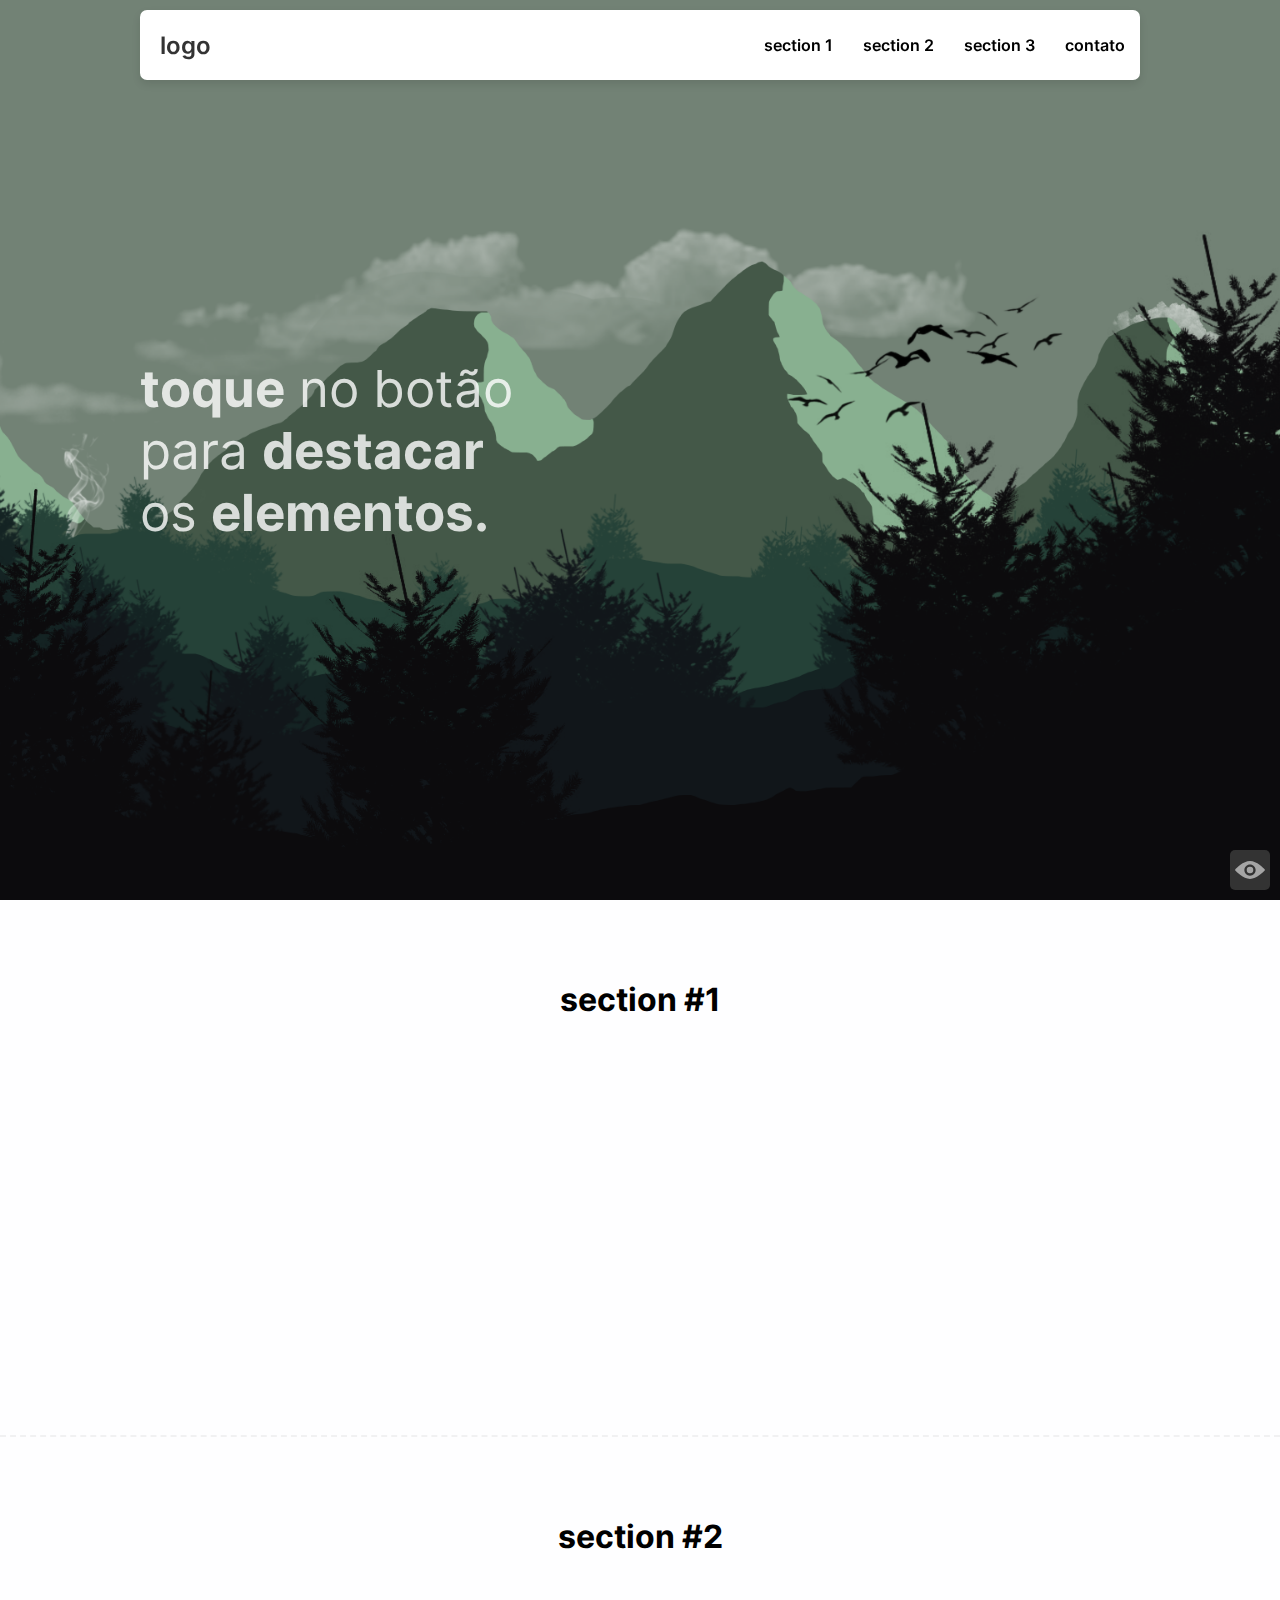
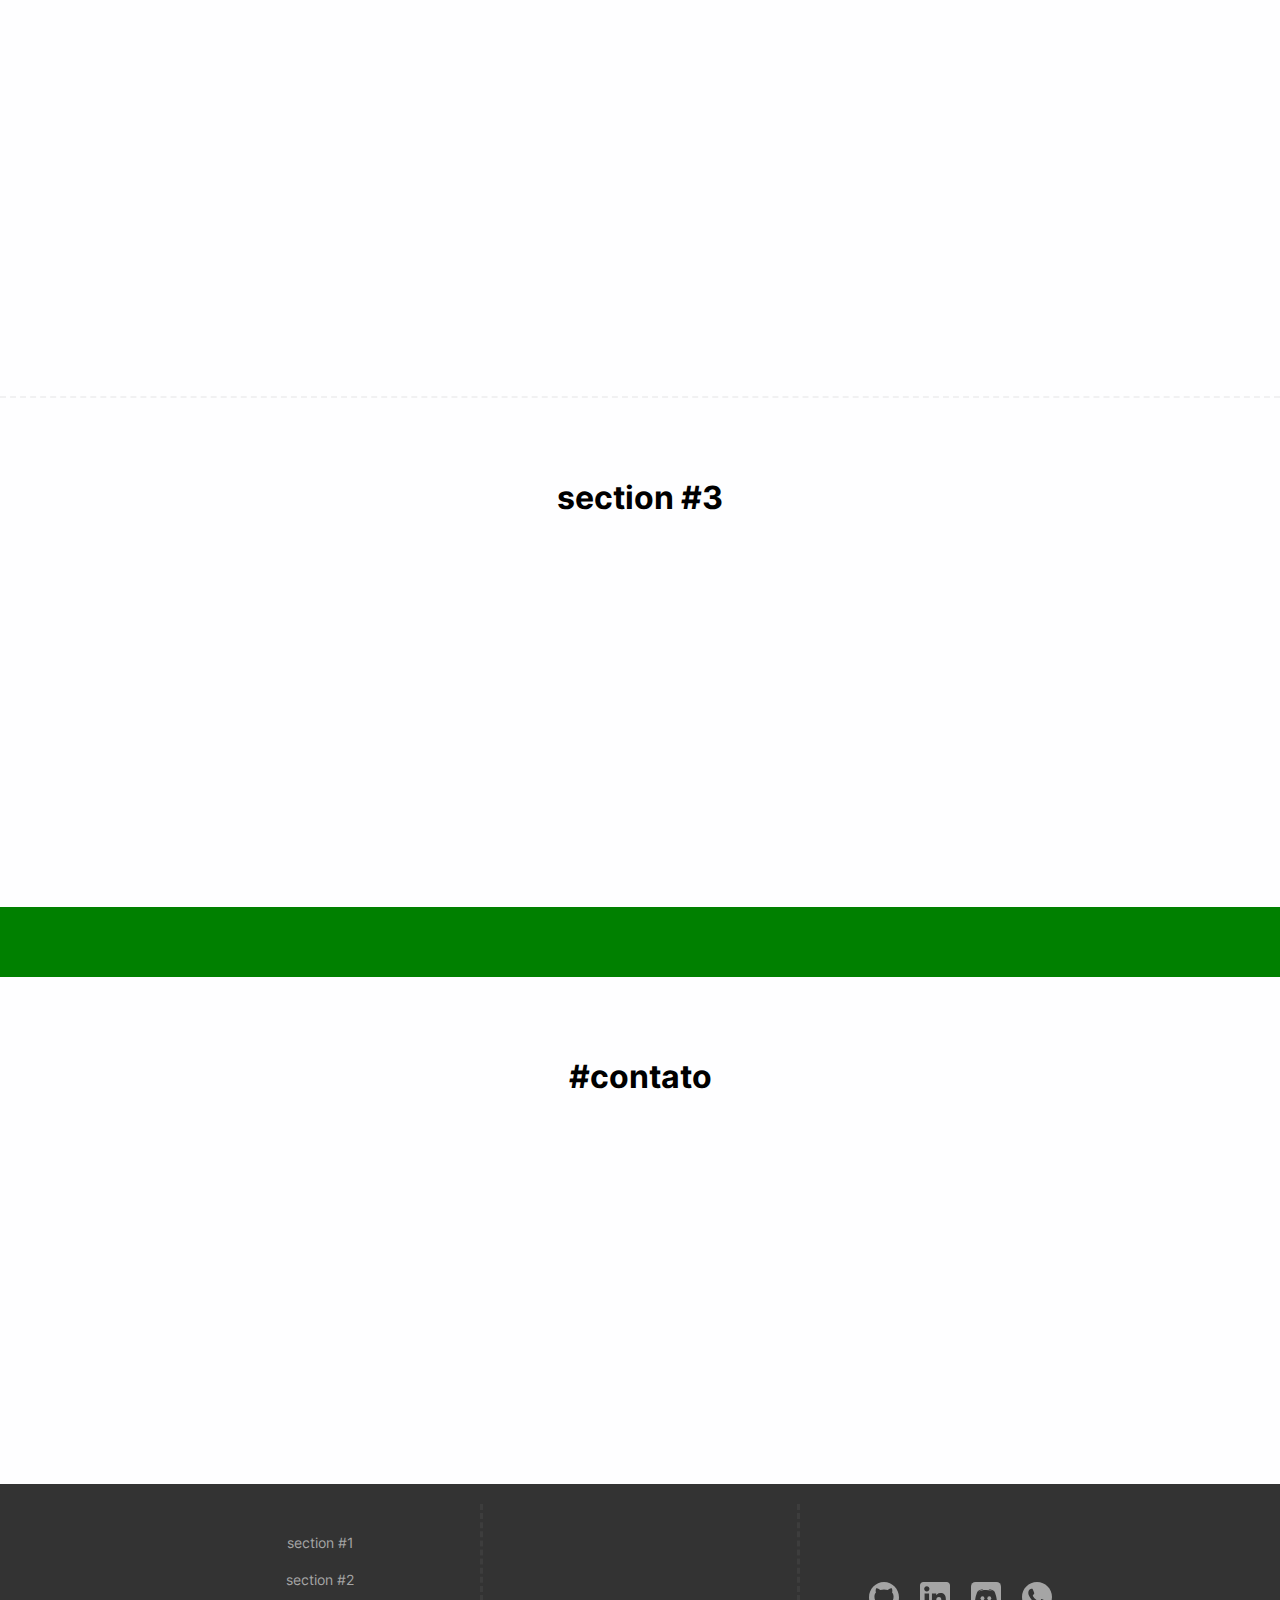
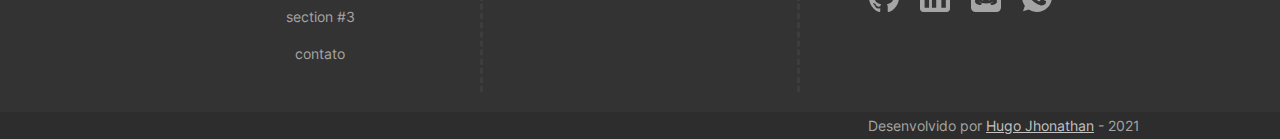
<file: 1.one-page-flexbox-responsive-scss-/index.html>
<!DOCTYPE html>
<html lang="pt-br">

<head>
    <meta charset="UTF-8">
    <meta http-equiv="X-UA-Compatible" content="IE=edge">
    <meta name="viewport" content="width=device-width, initial-scale=1.0">
    <link rel="stylesheet" href="style.min.css">
    <link rel="shortcut icon" href="imagens/favicon.png" type="image/x-icon" />
    <title>document</title>
</head>
<script>
    window.onload = () => {

        document.querySelector('.box_loader').classList.add('hidde');

        const btnOpenMenu = document.querySelector("#icon-menu-mobile");
        const menu = document.querySelector("#menu");
        const btnChangeMode = document.querySelector("#view-button-box");

        btnOpenMenu.addEventListener('click', () => {
            menu.classList.toggle('mostrar-menu-mobile');
        });

        menu.addEventListener('click', () => {
            menu.classList.toggle('mostrar-menu-mobile');
        });

        btnChangeMode.addEventListener('click', () => {
            document.querySelector('html').classList.toggle('view-mode');
        });

        const target = document.querySelectorAll('[data-anime]');

        const animeScroll = () => {
            const windowTop = window.pageYOffset + (window.innerHeight) - 50; // tamanho do height a janela
            target.forEach(function (elemento) {
                //  console.log(windowTop);
                if (windowTop > elemento.offsetTop) {
                    elemento.classList.add('animate');
                } else {
                    elemento.classList.remove('animate');
                }

            }); // a distancia de cada elemento em relação ao topo
        }

        window.addEventListener('scroll', (ev) => {

            animeScroll();

            if (window.pageYOffset > (document.querySelector("#section1").offsetTop - 85)) {
                document.querySelector("html").classList.add('dark');
            } else {
                document.querySelector("html").classList.remove('dark');
            }

        });

    }
</script>

<body>

    <div id="view-button-box">
        <img src="imagens/eye-solid.svg">
    </div>


    <div class="box_loader flex-cc">
        <div class="loader">
            <img src="imagens/image.png">
            <span class="olho1"></span>
            <span class="olho2"></span>
        </div>
        <span class="txt-loading">carregando...</span>
    </div>


    <header>

        <div class="header-container container">
            <div class="header-itens container">

                <div id="logo" class="flex-cc">logo</div>

                <div id="icon-menu-mobile" class="flex-cc">
                    <svg version="1.1" id="Layer_1" xmlns="http://www.w3.org/2000/svg"
                        xmlns:xlink="http://www.w3.org/1999/xlink" x="0px" y="0px" viewBox="0 0 64 64"
                        enable-background="new 0 0 64 64" xml:space="preserve">
                        <g>
                            <g>
                                <g>
                                    <g>
                                        <path
                                            d="M60,16H4c-2.2,0-4-1.8-4-4v0c0-2.2,1.8-4,4-4h56c2.2,0,4,1.8,4,4v0C64,14.2,62.2,16,60,16z" />
                                    </g>
                                </g>
                            </g>
                            <g>
                                <g>
                                    <g>
                                        <path
                                            d="M60,56H4c-2.2,0-4-1.8-4-4v0c0-2.2,1.8-4,4-4h56c2.2,0,4,1.8,4,4v0C64,54.2,62.2,56,60,56z" />
                                    </g>
                                </g>
                            </g>
                            <g>
                                <g>
                                    <g>
                                        <path
                                            d="M60,36H4c-2.2,0-4-1.8-4-4v0c0-2.2,1.8-4,4-4h56c2.2,0,4,1.8,4,4v0C64,34.2,62.2,36,60,36z" />
                                    </g>
                                </g>
                            </g>
                        </g>
                    </svg>
                </div>

                <nav id="menu">
                    <ul>
                        <li><a href="#section1">section 1</a></li>
                        <li><a href="#section2">section 2</a></li>
                        <li><a href="#section3">section 3</a></li>
                        <li><a href="#contato">contato</a></li>
                    </ul>
                </nav>

            </div>
        </div>

    </header>

    <main>

        <div class="fundo1 flex-cc">
            <div class="container txt">

                <strong>toque</strong> no botão<br>
                para <strong>destacar</strong><br>
                os <strong>elementos.</strong>

            </div>
        </div>

        <section id="section1">
            <div class="container no-overflow">

                <h1>section #1</h1>

                <div class="conteudo">

                    <div class="container-itens flex-cc">
                        <div class="box-itens" data-anime="left">
                            <div class="box-image">
                                <img src="imagens/linux.png" alt="logo-linux">
                            </div>

                            <div class="bottom-box">
                                <div class="txt">Linux</div>
                                <a href="#">link</a>
                            </div>

                        </div>
                        <div class="box-itens" data-anime="right">
                            <div class="box-image">
                                <img src="imagens/windows.png" alt="logo-windows">
                            </div>

                            <div class="bottom-box">
                                <div class="txt">Windows</div>
                                <a href="#">link</a>
                            </div>

                        </div>
                        <div class="box-itens" data-anime="left">
                            <div class="box-image">
                                <img src="imagens/macos.png" alt="logo-mac-os">
                            </div>

                            <div class="bottom-box">
                                <div class="txt">MacOS</div>
                                <a href="#">link</a>
                            </div>

                        </div>
                        <div class="box-itens" data-anime="right">
                            <div class="box-image">
                                <img src="imagens/android.png" alt="logo-android">
                            </div>

                            <div class="bottom-box">
                                <div class="txt">Android</div>
                                <a href="#">link</a>
                            </div>

                        </div>
                    </div>
                </div> <!-- conteudo -->

            </div>
        </section>


        <section id="section2">
            <div class="container">
                <h1>section #2</h1>
                <div class="conteudo">

                    <div class="container-p-image">
                        <div class="box-left no-overflow">

                            <p data-anime="left">
                                Lorem ipsum dolor sit amet consectetur adipisicing elit.
                                Earum quidem molestias voluptate vitae tempore doloremque.
                            </p>

                            <span data-anime="right">
                                <strong>#</strong>lorem<strong>Ipsum</strong>
                            </span>
                        </div>

                        <div class="box-right no-overflow">
                            <img data-anime="right" src="imagens/gif-101e6c73606457.5c0f521fbe8172.gif" alt=""
                                srcset="">
                        </div>

                    </div>
                </div>
            </div>
        </section>


        <section id="section3">
            <div class="container">
                <h1>section #3</h1>
                <div class="conteudo container">

                    <div class="container-itens no-overflow">
                        <div class="box-itens" data-anime="top">
                            <img src="imagens/badge-outline.svg" height="140px" alt="" />
                            <ul>
                                <li><strong>lorem</strong> ipsum</li>
                                <li>lorem <strong>ipsum</strong></li>
                                <li><strong>lorem</strong> ipsum</li>
                            </ul>
                            <div class="btn-link">
                                <a href="#">link</a>
                            </div>
                        </div>
                        <div class="box-itens" data-anime="top">
                            <img src="imagens/clipboard-list-outline.svg" height="140px" alt="" />
                            <ul>
                                <li><strong>lorem</strong> ipsum</li>
                                <li>lorem <strong>ipsum</strong></li>
                                <li><strong>lorem</strong> ipsum</li>
                            </ul>
                            <div class="btn-link">
                                <a href="#">link</a>
                            </div>
                        </div>
                        <div class="box-itens" data-anime="top">
                            <img src="imagens/upward-trend-outline.svg" height="140px" alt="" />
                            <ul>
                                <li><strong>lorem</strong> ipsum</li>
                                <li>lorem <strong>ipsum</strong></li>
                                <li><strong>lorem</strong> ipsum</li>
                            </ul>
                            <div class="btn-link">
                                <a href="#">link</a>
                            </div>
                        </div>
                        <div class="box-itens" data-anime="top">
                            <img src="imagens/bulb-money-curvy-outline-filled.svg" height="140px" alt="" />
                            <div class="btn-link">
                                <a href="#">link</a>
                            </div>
                        </div>
                    </div>
                </div>
            </div>
        </section>


        <section id="newsletter" class="no-overflow">
            <div class="container box-newsletter">
                <span data-anime="left">assine nossa <strong>newsletter</strong></span>
                <input data-anime="right" t ype="email" name="email" id="email" placeholder="seu@email.com" required
                    autocomplete="off">
            </div>
        </section>


        <section id="contato">
            <div class="container container-contato no-overflow">
                <h1>#contato</h1>
                <form class="formulario container">
                    <div class="input-box" data-anime="top">
                        <input type="email" name="email" id="email" placeholder="seu@email.com" required
                            autocomplete="off">
                    </div>
                    <div class="input-box" data-anime="top">
                        <input type="text" name="assunto" id="assunto" placeholder="assunto" required
                            autocomplete="off">
                    </div>
                    <div class="input-box" data-anime="top">
                        <textarea placeholder="mensagem"></textarea>
                    </div>
                    <div class="input-box submit" data-anime="right">
                        <input type="submit" value="Enviar">
                    </div>
                </form>
            </div>
        </section>


        <footer id="rodape">
            <div class="container-rodape container">

                <div class="box left">
                    <ul>
                        <li><a href="#section1">section #1</a>
                        <li><a href="#section2">section #2</a>
                        <li><a href="#section3">section #3</a>
                        <li><a href="#contato">contato</a>
                    </ul>
                </div>


                <div class="box center flex-cc">
                    <div class="txt" data-anime="left">
                        Lorem, ipsum dolor sit amet consectetur
                        adipisicing elit. Voluptates qui consequuntur
                        itaque reiciendis dicta rem fugiat cupiditate
                        off.
                    </div>
                </div>


                <div class="box right">
                    <a href="https://github.com/HugoJhonathan" target="_blank">
                        <img src="imagens/social/github.svg" alt="" srcset="">
                    </a>
                    <a href="#">
                        <img src="imagens/social/linkedin.svg" alt="" srcset="">
                    </a>
                    <a href="#">
                        <img src="imagens/social/discord.svg" alt="" srcset="">
                    </a>
                    <a href="#">
                        <img src="imagens/social/whatsapp.svg" alt="" srcset="">
                    </a>
                </div>
            </div>


            <div class="linha">
                <div class="container">
                    Desenvolvido por <a href="https://github.com/HugoJhonathan" target="_blank">Hugo Jhonathan</a> -
                    2021
                </div>
            </div>

        </footer>

    </main>
</body>

</html>
</file>
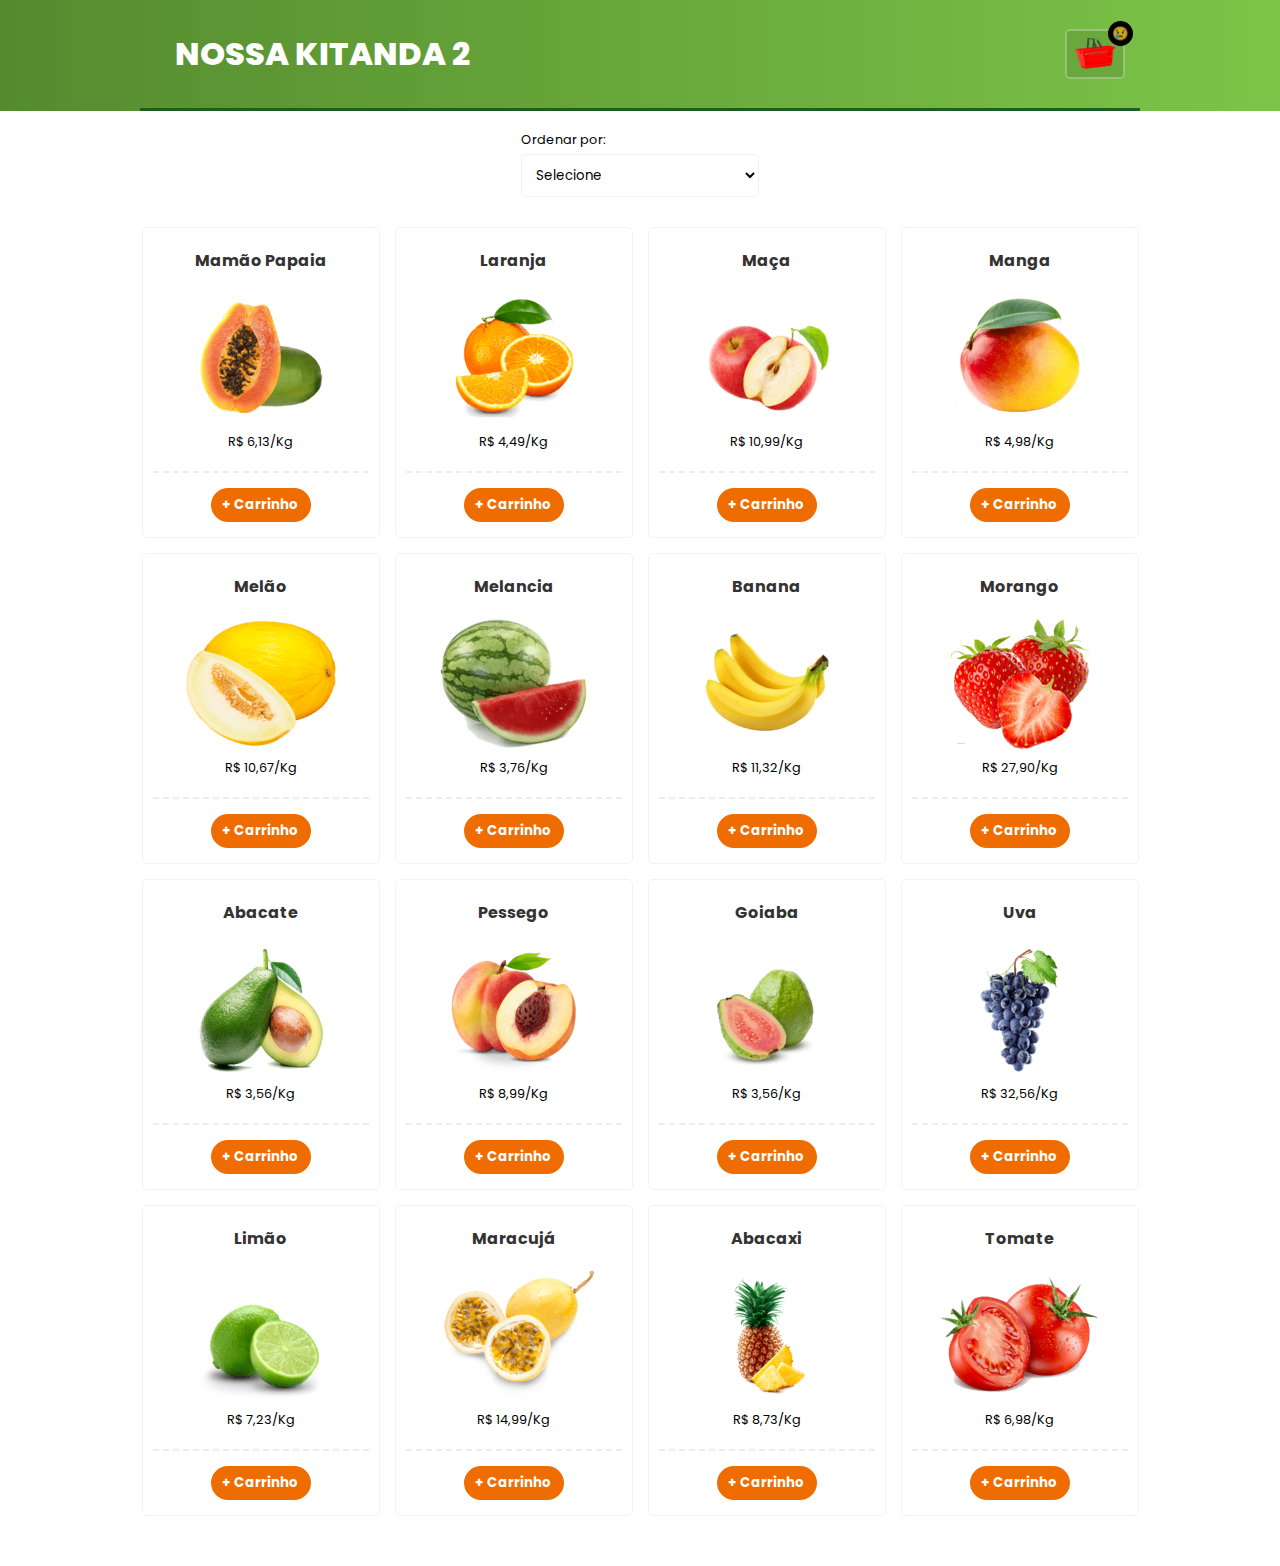
<file: 2.nossa-kitanda-v2-[js-class-components]/index.html>
<!DOCTYPE html>
<html lang="pt-br">

<head>
    <meta charset="UTF-8">
    <meta name="viewport" content="width=device-width, initial-scale=1.0">
    <script type="module" src="./src/script/script.js"></script>
    <link rel="stylesheet" href="./styles/style.min.css">
    <link rel="shortcut icon" href="./favicon.png" type="image/x-icon" />
    <title>Kitanda 2 - JS</title>
</head>

<body>

    <div class="application">

        <header>
            <div class="header cont">
                <h1>NOSSA KITANDA 2</h1>
                <button title="Mostrar/Esconder a Cesta" class="btnCesta" id="btnCesta">
                    <div class="icone"></div>
                    <span class="btnCestaQuantidade">😢</span>
                </button>
            </div>
        </header>


        <main>
            <div class="cont conteudo">

                <div class="box_select">

                    <div class="box">
                        <label for="ordem">Ordenar por:</label>
                        <select name="" id="ordem">
                            <option selected disabled>Selecione</option>
                            <option value="nomeCrescente">Nome (crescente)</option>
                            <option value="nomeDecrescente">Nome (decrescente)</option>
                            <option value="precoCrescente">Preço (crescente)</option>
                            <option value="precoDecrescente">Preço (decrescente)</option>
                        </select>
                    </div>

                    <div class="box ultrawidemode">
                        Visualização:
                        <label for="ultrawideModeInput">
                            <div class="visualizacao">
                                <input type="checkbox" name="ultrawide_mode" id="ultrawideModeInput"
                                    class="ultrawideModeInput">
                                Ultrawide mode
                            </div>
                        </label>
                    </div>
                    <div class="box ultrawidemode"></div>
                    <div class="box ultrawidemode"></div>

                </div>


                <!-- Onde irá carregar os ITEM PRODUTO -->
                <div class="container-frutas"></div>

            </div>


            <!-- ITEM PRODUTO -->
            <template id="item-prod">
                <div class="box">
                    <h1>Abacate</h1>
                    <div class="imagem">
                        <img src="imagens/Abacate.png">
                    </div>
                    <span class="preco">R$&nbsp;3,56/Kg</span>
                    <button class="btnAddCarrinho">+ Carrinho</button>
                </div>
            </template>


            <!-- ITEMs NA CESTA -->
            <template id="item-cart">
                <div class="box-itens modelo-item-carrinho">
                    <div class="imagem">
                        <img src="" alt="" srcset="">
                    </div>
                    <div class="nome-e-quantidade">
                        <div class="nome">Nome da fruta</div>
                        <div class="quantidade">
                            <button class="btn btn-dec">-</button>
                            <input type="number" class="input_quantidade" />
                            <button class="btn btn-add">+</button>
                            Kg
                        </div>
                    </div>
                    <div class="total">R$ 888,00</div>
                    <button class="btn-excluir"><img src="./src/images/lixeira.png" alt="" srcset=""></button>
                </div>
            </template>



            <!-- CESTA -->
            <template id="template-carrinho">

                <div>
                    <!-- <div id="fundo-carrinho" class="fundo-carrinho"></div> -->
                    <div id="carrinho" class="carrinho">
                        <div>
                            <h3 class="title">Minha Cesta - (<span></span>)</h3>
                        </div>
                        <!-- <div class="cesta-vazia"></div> -->
                        <div class="itens-carrinho">

                        </div>


                        <div class="rodape-carrinho">
                            <div class="box-prazo">
                                <div class="linha-total-prazo">
                                    <span>TOTAL À PRAZO:</span>
                                    <strong class="valor-total">R$ 9,99</strong>
                                </div>
                                <div class="linha-parcelamento">
                                    (em até 12x de <span>R$ 29,89</span> sem juros)
                                </div>
                            </div>

                            <div class="box-vista">
                                <div class="linha-total-vista">
                                    <span>TOTAL À VISTA:</span>
                                    <strong>R$ 2,99</strong>
                                </div>
                                <div class="linha-economia">
                                    -10% (Economize: <span>R$ 53,81</span>)
                                </div>
                            </div>

                            <input class="btn-finalizar-compra" type="submit" value="Finalizar Compra">

                        </div>
                    </div>
            </template>

        </main>
    </div>

</body>

</html>
</file>
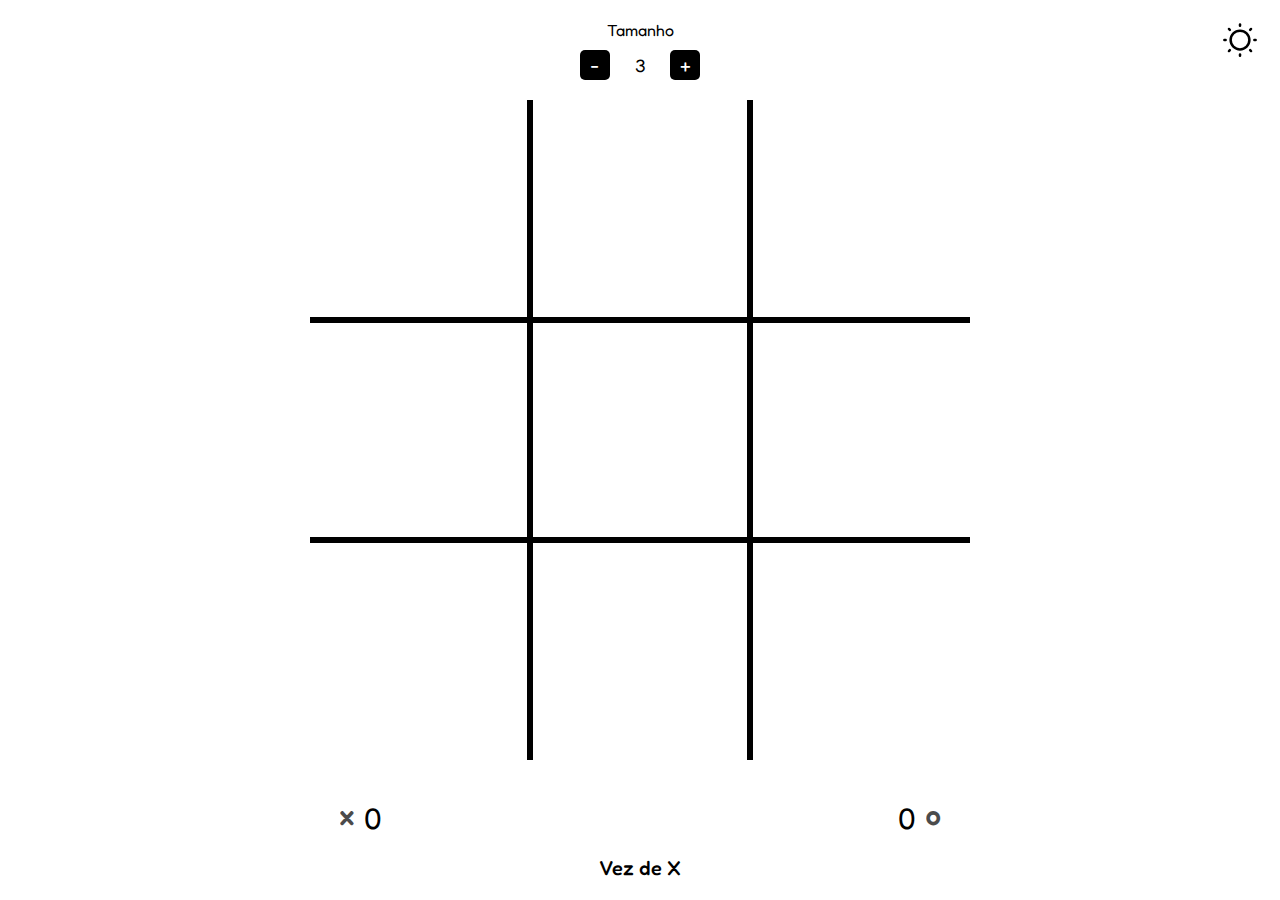
<file: 6.tic-tac-toe/index.html>
<!DOCTYPE html>
<html lang="pt-br">
<head>
    <meta name="description" content="Tic Tac Toe"> 
    <meta name="keywords" content="Tic Tac Toe, Jogo da Velha"> 
    <meta name="author" content="Hugo Jhonathan"> 
    <link rel="preconnect" href="https://fonts.googleapis.com">
    <link rel="preconnect" href="https://fonts.gstatic.com" crossorigin>
    <link href="https://fonts.googleapis.com/css2?family=Fredoka+One&display=swap" rel="stylesheet">
    <meta charset="UTF-8">
    <meta http-equiv="X-UA-Compatible" content="IE=edge">
    <meta name="viewport" content="width=device-width, initial-scale=1.0">
    <title>Tic Tac Toe</title>
    <link rel="shortcut icon" href="./assets/images/favicon.png" type="image/x-icon">
    <link rel="stylesheet" href="./assets/css/style.css">
    <script type="module" src="./assets/script/script.js"></script>
    <script type="module" src="./assets/script/theme.js"></script>
</head>
<body>

    <div id="sizeControl">
        <span>Tamanho</span> 
        <div class="buttons">
            <button id="button-decrement">-</button>
            <input id="size" type="text" value="3" min="2" max="10">
            <button id="button-increment">+</button>
        </div>
        <button id="theme-toggle">
            <svg class="dark-icon" xmlns="http://www.w3.org/2000/svg" width="19" height="19" fill="#e1e1e1" viewBox="0 0 256 256"><rect width="256" height="256" fill="none"></rect><path d="M216.7,152.6A91.9,91.9,0,0,1,103.4,39.3h0A92,92,0,1,0,216.7,152.6Z" fill="none" stroke="#e1e1e1" stroke-linecap="round" stroke-linejoin="round" stroke-width="16"></path></svg>
            <svg  class="light-icon" xmlns="http://www.w3.org/2000/svg" width="19" height="19" fill="#000000" viewBox="0 0 256 256"><rect width="256" height="256" fill="none"></rect><circle cx="128" cy="128" r="60" fill="none" stroke="#000000" stroke-linecap="round" stroke-linejoin="round" stroke-width="16"></circle><line x1="128" y1="36" x2="128" y2="28" fill="none" stroke="#000000" stroke-linecap="round" stroke-linejoin="round" stroke-width="16"></line><line x1="62.9" y1="62.9" x2="57.3" y2="57.3" fill="none" stroke="#000000" stroke-linecap="round" stroke-linejoin="round" stroke-width="16"></line><line x1="36" y1="128" x2="28" y2="128" fill="none" stroke="#000000" stroke-linecap="round" stroke-linejoin="round" stroke-width="16"></line><line x1="62.9" y1="193.1" x2="57.3" y2="198.7" fill="none" stroke="#000000" stroke-linecap="round" stroke-linejoin="round" stroke-width="16"></line><line x1="128" y1="220" x2="128" y2="228" fill="none" stroke="#000000" stroke-linecap="round" stroke-linejoin="round" stroke-width="16"></line><line x1="193.1" y1="193.1" x2="198.7" y2="198.7" fill="none" stroke="#000000" stroke-linecap="round" stroke-linejoin="round" stroke-width="16"></line><line x1="220" y1="128" x2="228" y2="128" fill="none" stroke="#000000" stroke-linecap="round" stroke-linejoin="round" stroke-width="16"></line><line x1="193.1" y1="62.9" x2="198.7" y2="57.3" fill="none" stroke="#000000" stroke-linecap="round" stroke-linejoin="round" stroke-width="16"></line></svg>
        </button>
    </div>

    <div class="board"></div>
    
    <div class="button-restart">
        <button id="restart" class="hidden">
            Restart
        </button>
    </div>
    
    <div class="scoreboard">
        <div class="player1">
            <div class="name"></div>
            <div class="score"></div>
        </div>
        <div class="player2">
            <div class="score"></div>
            <div class="name"></div>
        </div>
    </div>
    
    <div id="currentPlayer"></div>
   
</body>
</html>
</file>
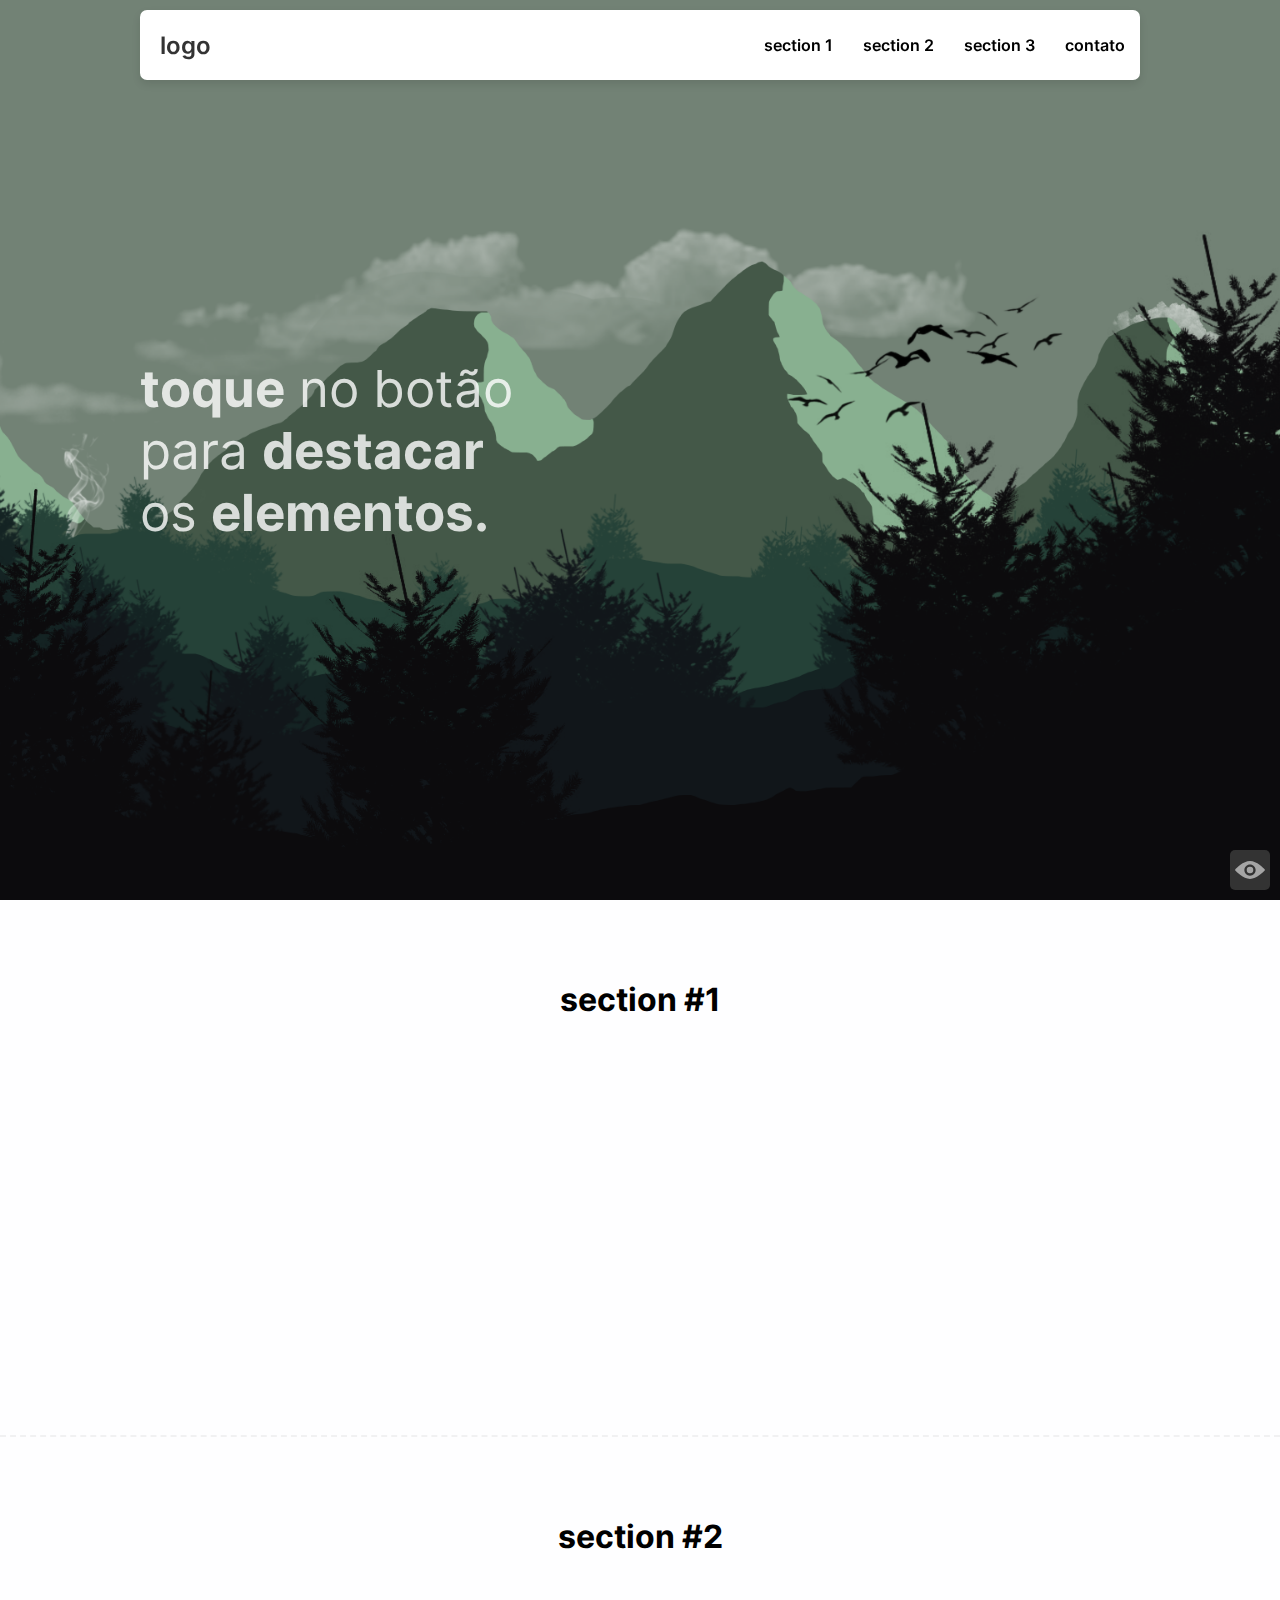
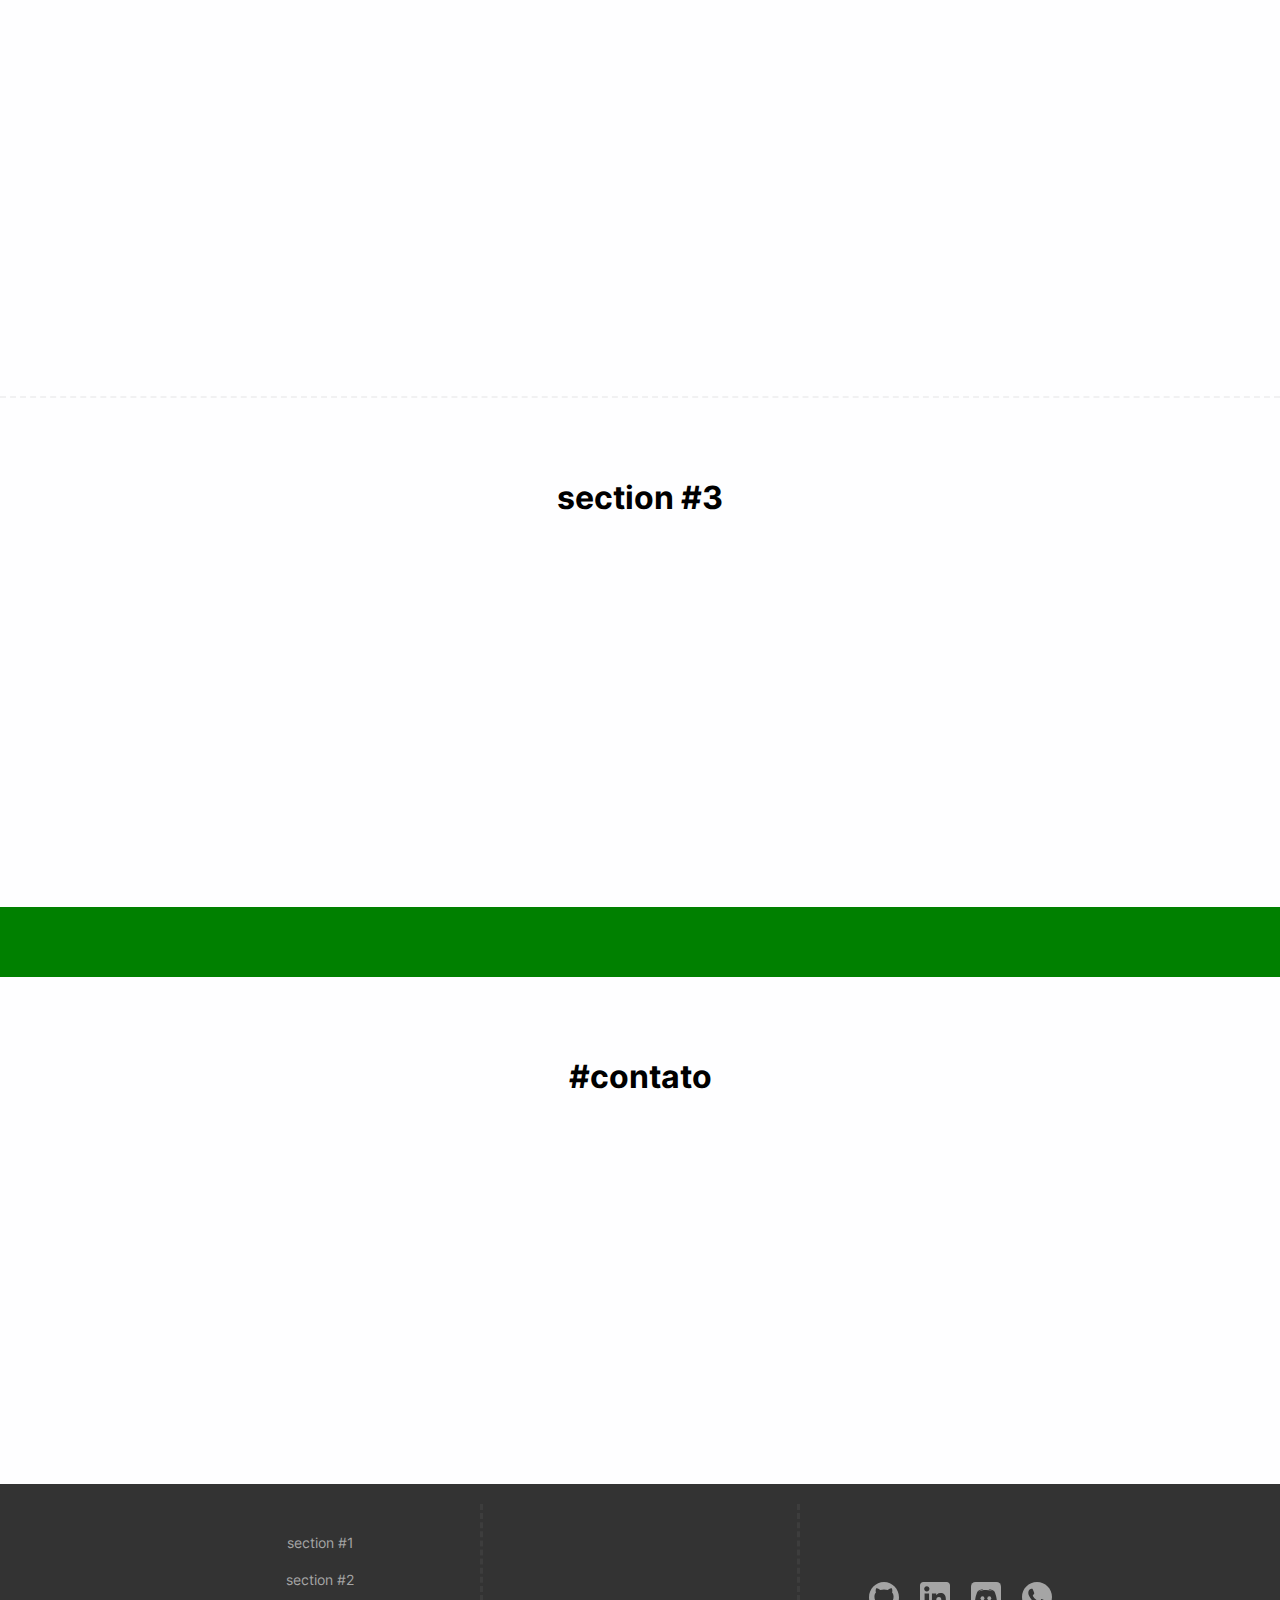
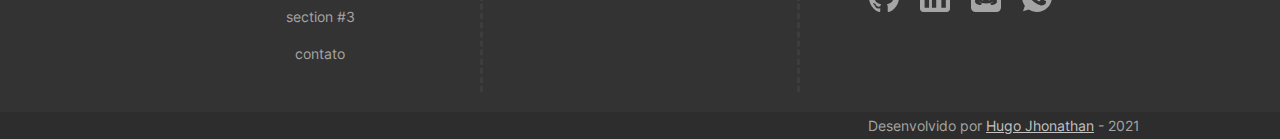
<file: one-page-flexbox-responsive-scss-/index.html>
<!DOCTYPE html>
<html lang="en">

<head>
    <meta charset="UTF-8">
    <meta http-equiv="X-UA-Compatible" content="IE=edge">
    <meta name="viewport" content="width=device-width, initial-scale=1.0">
    <link rel="stylesheet" href="style.css">
    <link rel="shortcut icon" href="imagens/favicon.png" type="image/x-icon" />
    <title>document</title>
</head>
<script>
    window.onload = () => {

        document.querySelector('.box_loader').classList.add('hidde');

        const btnOpenMenu = document.querySelector("#icon-menu-mobile");
        const menu = document.querySelector("#menu");
        const btnChangeMode = document.querySelector("#view-button-box");

        btnOpenMenu.addEventListener('click', () => {
            menu.classList.toggle('mostrar-menu-mobile');
        });

        menu.addEventListener('click', () => {
            menu.classList.toggle('mostrar-menu-mobile');
        });

        btnChangeMode.addEventListener('click', () => {
            document.querySelector('html').classList.toggle('view-mode');
        });

        const target = document.querySelectorAll('[data-anime]');

        const animeScroll = () => {
            const windowTop = window.pageYOffset + (window.innerHeight) - 50; // tamanho do height a janela
            target.forEach(function (elemento) {
                //  console.log(windowTop);
                if (windowTop > elemento.offsetTop) {
                    elemento.classList.add('animate');
                } else {
                    elemento.classList.remove('animate');
                }

            }); // a distancia de cada elemento em relação ao topo
        }

        window.addEventListener('scroll', (ev) => {

            animeScroll();

            if (window.pageYOffset > (document.querySelector("#section1").offsetTop - 85)) {
                document.querySelector("html").classList.add('dark');
            } else {
                document.querySelector("html").classList.remove('dark');
            }

        });

    }
</script>

<body>

    <div id="view-button-box">
        <img src="imagens/eye-solid.svg">
    </div>


    <div class="box_loader flex-cc">
        <div class="loader">
            <img src="imagens/image.png">
            <span class="olho1"></span>
            <span class="olho2"></span>
        </div>
        <span class="txt-loading">carregando...</span>
    </div>


    <header>

        <div class="header-container container">
            <div class="header-itens container">

                <div id="logo" class="flex-cc">logo</div>

                <div id="icon-menu-mobile" class="flex-cc">
                    <svg version="1.1" id="Layer_1" xmlns="http://www.w3.org/2000/svg"
                        xmlns:xlink="http://www.w3.org/1999/xlink" x="0px" y="0px" viewBox="0 0 64 64"
                        enable-background="new 0 0 64 64" xml:space="preserve">
                        <g>
                            <g>
                                <g>
                                    <g>
                                        <path
                                            d="M60,16H4c-2.2,0-4-1.8-4-4v0c0-2.2,1.8-4,4-4h56c2.2,0,4,1.8,4,4v0C64,14.2,62.2,16,60,16z" />
                                    </g>
                                </g>
                            </g>
                            <g>
                                <g>
                                    <g>
                                        <path
                                            d="M60,56H4c-2.2,0-4-1.8-4-4v0c0-2.2,1.8-4,4-4h56c2.2,0,4,1.8,4,4v0C64,54.2,62.2,56,60,56z" />
                                    </g>
                                </g>
                            </g>
                            <g>
                                <g>
                                    <g>
                                        <path
                                            d="M60,36H4c-2.2,0-4-1.8-4-4v0c0-2.2,1.8-4,4-4h56c2.2,0,4,1.8,4,4v0C64,34.2,62.2,36,60,36z" />
                                    </g>
                                </g>
                            </g>
                        </g>
                    </svg>
                </div>

                <nav id="menu">
                    <ul>
                        <li><a href="#section1">section 1</a></li>
                        <li><a href="#section2">section 2</a></li>
                        <li><a href="#section3">section 3</a></li>
                        <li><a href="#contato">contato</a></li>
                    </ul>
                </nav>

            </div>
        </div>

    </header>

    <main>

        <div class="fundo1 flex-cc">
            <div class="container txt">

                <strong>toque</strong> no botão<br>
                para <strong>destacar</strong><br>
                os <strong>elementos.</strong>

            </div>
        </div>

        <section id="section1">
            <div class="container no-overflow">

                <h1>section #1</h1>

                <div class="conteudo">

                    <div class="container-itens flex-cc">
                        <div class="box-itens" data-anime="left">
                            <div class="box-image">
                                <img src="imagens/linux.png" alt="logo-linux">
                            </div>

                            <div class="bottom-box">
                                <div class="txt">Linux</div>
                                <a href="#">link</a>
                            </div>

                        </div>
                        <div class="box-itens" data-anime="right">
                            <div class="box-image">
                                <img src="imagens/windows.png" alt="logo-windows">
                            </div>

                            <div class="bottom-box">
                                <div class="txt">Windows</div>
                                <a href="#">link</a>
                            </div>

                        </div>
                        <div class="box-itens" data-anime="left">
                            <div class="box-image">
                                <img src="imagens/macos.png" alt="logo-mac-os">
                            </div>

                            <div class="bottom-box">
                                <div class="txt">MacOS</div>
                                <a href="#">link</a>
                            </div>

                        </div>
                        <div class="box-itens" data-anime="right">
                            <div class="box-image">
                                <img src="imagens/android.png" alt="logo-android">
                            </div>

                            <div class="bottom-box">
                                <div class="txt">Android</div>
                                <a href="#">link</a>
                            </div>

                        </div>
                    </div>
                </div> <!-- conteudo -->

            </div>
        </section>


        <section id="section2">
            <div class="container">
                <h1>section #2</h1>
                <div class="conteudo">

                    <div class="container-p-image">
                        <div class="box-left no-overflow">

                            <p data-anime="left">
                                Lorem ipsum dolor sit amet consectetur adipisicing elit.
                                Earum quidem molestias voluptate vitae tempore doloremque.
                            </p>

                            <span data-anime="right">
                                <strong>#</strong>lorem<strong>Ipsum</strong>
                            </span>
                        </div>

                        <div class="box-right no-overflow">
                            <img data-anime="right" src="imagens/gif-101e6c73606457.5c0f521fbe8172.gif" alt=""
                                srcset="">
                        </div>

                    </div>
                </div>
            </div>
        </section>


        <section id="section3">
            <div class="container">
                <h1>section #3</h1>
                <div class="conteudo container">

                    <div class="container-itens no-overflow">
                        <div class="box-itens" data-anime="top">
                            <img src="imagens/badge-outline.svg" height="140px" alt="" />
                            <ul>
                                <li><strong>lorem</strong> ipsum</li>
                                <li>lorem <strong>ipsum</strong></li>
                                <li><strong>lorem</strong> ipsum</li>
                            </ul>
                            <div class="btn-link">
                                <a href="#">link</a>
                            </div>
                        </div>
                        <div class="box-itens" data-anime="top">
                            <img src="imagens/clipboard-list-outline.svg" height="140px" alt="" />
                            <ul>
                                <li><strong>lorem</strong> ipsum</li>
                                <li>lorem <strong>ipsum</strong></li>
                                <li><strong>lorem</strong> ipsum</li>
                            </ul>
                            <div class="btn-link">
                                <a href="#">link</a>
                            </div>
                        </div>
                        <div class="box-itens" data-anime="top">
                            <img src="imagens/upward-trend-outline.svg" height="140px" alt="" />
                            <ul>
                                <li><strong>lorem</strong> ipsum</li>
                                <li>lorem <strong>ipsum</strong></li>
                                <li><strong>lorem</strong> ipsum</li>
                            </ul>
                            <div class="btn-link">
                                <a href="#">link</a>
                            </div>
                        </div>
                        <div class="box-itens" data-anime="top">
                            <img src="imagens/bulb-money-curvy-outline-filled.svg" height="140px" alt="" />
                            <div class="btn-link">
                                <a href="#">link</a>
                            </div>
                        </div>
                    </div>
                </div>
            </div>
        </section>


        <section id="newsletter" class="no-overflow">
            <div class="container box-newsletter">
                <span data-anime="left">assine nossa <strong>newsletter</strong></span>
                <input data-anime="right" t ype="email" name="email" id="email" placeholder="seu@email.com" required
                    autocomplete="off">
            </div>
        </section>


        <section id="contato" class="no-overflow">
            <div class="container container-contato">
                <h1>#contato</h1>
                <form class="formulario container">
                    <div class="input-box" data-anime="top">
                        <input type="email" name="email" id="email" placeholder="seu@email.com" required
                            autocomplete="off">
                    </div>
                    <div class="input-box" data-anime="top">
                        <input type="text" name="assunto" id="assunto" placeholder="assunto" required
                            autocomplete="off">
                    </div>
                    <div class="input-box" data-anime="top">
                        <textarea placeholder="mensagem"></textarea>
                    </div>
                    <div class="input-box submit" data-anime="right">
                        <input type="submit" value="Enviar">
                    </div>
                </form>
            </div>
        </section>


        <footer id="rodape">
            <div class="container-rodape container">

                <div class="box left">
                    <ul>
                        <li><a href="#section1">section #1</a>
                        <li><a href="#section2">section #2</a>
                        <li><a href="#section3">section #3</a>
                        <li><a href="#contato">contato</a>
                    </ul>
                </div>


                <div class="box center flex-cc">
                    <div class="txt" data-anime="left">
                        Lorem, ipsum dolor sit amet consectetur
                        adipisicing elit. Voluptates qui consequuntur
                        itaque reiciendis dicta rem fugiat cupiditate
                        off.
                    </div>
                </div>


                <div class="box right">
                    <a href="https://github.com/HugoJhonathan" target="_blank">
                        <img src="imagens/social/github.svg" alt="" srcset="">
                    </a>
                    <a href="#">
                        <img src="imagens/social/linkedin.svg" alt="" srcset="">
                    </a>
                    <a href="#">
                        <img src="imagens/social/discord.svg" alt="" srcset="">
                    </a>
                    <a href="#">
                        <img src="imagens/social/whatsapp.svg" alt="" srcset="">
                    </a>
                </div>
            </div>


            <div class="linha">
                <div class="container">
                    Desenvolvido por <a href="https://github.com/HugoJhonathan" target="_blank">Hugo Jhonathan</a> -
                    2021
                </div>
            </div>

        </footer>

    </main>
</body>

</html>
</file>
<file: 6.tic-tac-toe/assets/css/style.css>
@charset "UTF-8";

* {
    padding: 0px;
    margin: 0px;
    box-sizing: border-box;
    font-family: Fredoka One;
    -webkit-touch-callout: none;
    -webkit-font-smoothing: antialiased;
    -webkit-user-select: none;
    -khtml-user-select: none;
    -moz-user-select: none;
    -ms-user-select: none;
    user-select: none;
    -webkit-tap-highlight-color: transparent;
}

:root {
    --qtd: 3;
    --background: #ffffff;
    --text-color: #000000;
    --border: 3px solid var(--text-color);
    --space: 20px;
}

body[data-theme="dark"] {
    --background: #222;
    --text-color: #e1e1e1;
    --border: 3px solid var(--text-color);
}

html,
body {
    height: 100%;
    width: 100%;
    background: var(--background);
}

body {
    display: grid;
    height: 100%;
    grid-template-rows: min-content 1fr min-content min-content min-content;
    grid-template-columns: 100%;
    align-items: flex-start;
    justify-items: center;
    justify-content: center;
    padding: var(--space);
}

.board {
    grid-row: 1fr;
    display: grid;
    grid-template-columns: repeat(var(--qtd), 1fr);
    grid-template-rows: repeat(var(--qtd), 1fr);
    max-width: 100%;
    height: 100%;
    aspect-ratio: 1 / 1;

}

.board2 {
    max-width: 100%;
    width: 100%;
    height: auto;
}

.board div {
    display: flex;
    align-items: center;
    justify-content: center;
    font-size: 100px;
    border: var(--border);
}

.board button {
    width: 100%;
    height: 100%;
    border: none;
    background: transparent;
    color: var(--text-color);
}

.board button.done {
    color: var(--background);
    background: #00b400;
    position: relative;
}

#currentPlayer {
    color: var(--text-color);
    font-size: 20px;
    text-align: center;
    font-weight: 500;
    align-self: flex-end;
}

.button-restart {
    padding-top: var(--space);
}

button#restart {
    align-self: flex-end;
    color: var(--background);
    background: var(--text-color);
    border: none;
    padding: 15px 30px;
    font-size: 18px;
    border-radius: 10px;

}

.scoreboard {
    align-self: flex-end;
    width: 600px;
    max-width: 100%;
    display: flex;
    justify-content: space-between;
    font-size: 20px;
    color: var(--text-color);
    padding: var(--space) 0px;
}

.scoreboard .player1,
.scoreboard .player2 {
    display: flex;
    align-items: center;
    gap: 10px;
}

.opacity {
    opacity: 0 !important;
}

.scoreboard .name {
    opacity: .7;
    font-weight: bold;
}

.scoreboard .score {
    font-size: 30px;
}

#sizeControl {
    display: flex;
    flex-direction: column;
    align-items: center;
    gap: 10px;
    color: var(--text-color);
    padding-bottom: var(--space);
}

#sizeControl .buttons {
    display: flex;
    gap: 10px;
}

#sizeControl .buttons button {
    font-size: 20px;
    color: var(--background);
    width: 30px;
    height: 30px;
    background: var(--text-color);
    border: none;
    border-radius: 5px;
    padding: 0;
    margin: 0;
}


#sizeControl .buttons input {
    text-align: center;
    width: 40px;
    border: none;
    background: transparent;
    padding: 0px;
    margin: 0px;
    padding: 0px;
    color: var(--text-color);
    font-size: 18px;
}

button {
    cursor: pointer;
}

#theme-toggle {
    background: transparent;
    border: none;
    position: absolute;
    right: var(--space);
}

#theme-toggle svg {
    height: 40px;
    width: auto;
}

#theme-toggle svg.dark-icon {
    display: none;
}

[data-theme="dark"] #theme-toggle svg.light-icon {
    display: none;
}

[data-theme="dark"] #theme-toggle svg.dark-icon {
    display: block;
}

.hidden {
    display: none !important;
}

@media screen and (max-width: 400px) {
    :root {
        --border: 2px solid var(--text-color);
        --space: 10px;
    }

    #theme-toggle svg {
        height: 30px;
    }
}
</file>
<file: one-page-flexbox-responsive-scss-/style.css>
@font-face{font-family:Inter;src:url("./Inter-VariableFont_slnt,wght.ttf")}*{padding:0;margin:0;-webkit-box-sizing:border-box;box-sizing:border-box;font-family:"Inter";scroll-behavior:smooth;-webkit-tap-highlight-color:transparent}body,html,main{background:#fefeff;width:100%;height:100%}body .container{width:1000px;max-width:100%;margin:0 auto;background:transparent}.view-mode body .container{background-color:#a7a7a7}.no-overflow{overflow:hidden}.flex-cc{display:-webkit-box;display:-ms-flexbox;display:flex;-webkit-box-align:center;-ms-flex-align:center;align-items:center;-webkit-box-pack:center;-ms-flex-pack:center;justify-content:center;-ms-flex-wrap:wrap;flex-wrap:wrap}.flex{display:-webkit-box;display:-ms-flexbox;display:flex}section{scroll-margin-top:40px;padding:80px 0px 80px 0px;border-width:6px;display:-webkit-box;display:-ms-flexbox;display:flex;-webkit-box-orient:vertical;-webkit-box-direction:normal;-ms-flex-direction:column;flex-direction:column;-webkit-box-pack:space-evenly;-ms-flex-pack:space-evenly;justify-content:space-evenly}section h1{font-size:2rem;text-align:center;margin-bottom:80px}body header{position:fixed;z-index:10;padding:10px;width:100%;max-width:100vw;-webkit-transition:all 400ms cubic-bezier(0.5, 1.9, 0.1, 0.5);transition:all 400ms cubic-bezier(0.5, 1.9, 0.1, 0.5)}.view-mode body header{background-color:#6f6f6f}.dark body header{padding:0px}body header .header-container{will-change:transform;background-color:#fff;-webkit-box-shadow:0 4px 8px rgba(0,0,0,0.1);box-shadow:0 4px 8px rgba(0,0,0,0.1);border-radius:7px;-webkit-box-align:center;-ms-flex-align:center;align-items:center;-webkit-transition:all 400ms cubic-bezier(0.5, 1.9, 0.1, 0.5);transition:all 400ms cubic-bezier(0.5, 1.9, 0.1, 0.5)}.dark body header .header-container{background-color:#333}.dark body header .header-container{border-radius:0px;width:100%}body header .header-container #icon-menu-mobile{height:100%;padding:0px 20px;cursor:pointer;display:none}.view-mode body header .header-container #icon-menu-mobile{background-color:#8c8c8c}body header .header-container #icon-menu-mobile svg{outline:none;width:30px;height:30px;fill:#333}.dark body header .header-container #icon-menu-mobile svg{fill:#fff}.view-mode body header .header-container #icon-menu-mobile svg{background-color:#535353}body header .header-container .header-itens{display:-webkit-box;display:-ms-flexbox;display:flex;-webkit-box-pack:justify;-ms-flex-pack:justify;justify-content:space-between;-webkit-box-align:stretch;-ms-flex-align:stretch;align-items:stretch;-ms-flex-wrap:wrap;flex-wrap:wrap;height:70px}body header .header-container .header-itens #logo{font-weight:600;font-size:1.5rem;padding:0px 20px;border-radius:7px 0px 0px 7px;cursor:pointer;color:#333}.view-mode body header .header-container .header-itens #logo{background-color:#c8c8c8}.dark body header .header-container .header-itens #logo{color:#fff}.dark body header nav{margin-top:0px;border-radius:0px}body header nav ul{list-style:none;display:-webkit-box;display:-ms-flexbox;display:flex;height:100%}.view-mode body header nav ul{background-color:#8c8c8c}body header nav ul li{display:-webkit-box;display:-ms-flexbox;display:flex;-webkit-box-align:stretch;-ms-flex-align:stretch;align-items:stretch;height:100%;padding:0px 15px}body header nav ul li:last-child{border-radius:0px 7px 7px 0px}body header nav ul li:hover{text-decoration:underline}body header nav ul li a{text-decoration:none;display:-webkit-box;display:-ms-flexbox;display:flex;-webkit-box-align:center;-ms-flex-align:center;align-items:center;color:#000;font-weight:600}.dark body header nav ul li a{color:#fff}.view-mode body header nav ul li a{background-color:#c8c8c8}body main .fundo1{width:100%;height:100%;background-image:url(imagens/wallapper.png);background-size:cover;background-position:center center;background-repeat:no-repeat;font-size:3.2rem;color:rgba(255,255,255,0.8)}#section1 .container-itens{gap:10px}#section1 .container-itens .box-itens{-webkit-box-flex:0;-ms-flex:0 1 200px;flex:0 1 200px;-webkit-box-orient:vertical;-webkit-box-direction:normal;-ms-flex-direction:column;flex-direction:column;-webkit-box-align:center;-ms-flex-align:center;align-items:center;display:-webkit-box;display:-ms-flexbox;display:flex;border:1px solid rgba(0,0,0,0.05);border-radius:10px}#section1 .container-itens .box-itens .txt{color:#000}.view-mode #section1 .container-itens .box-itens .txt{background-color:#8c8c8c}#section1 .container-itens .box-itens a{background:#333;padding:4px 9px;margin-left:5px;color:#fff;text-decoration:none;font-size:0.8rem}.view-mode #section1 .container-itens .box-itens{background-color:#8c8c8c}#section1 .container-itens .box-itens:hover{background:#f7f7f7;cursor:default}#section1 .container-itens .box-itens .box-image{padding:10px;height:200px;width:100%;display:-webkit-box;display:-ms-flexbox;display:flex;-webkit-box-align:center;-ms-flex-align:center;align-items:center;-webkit-box-pack:center;-ms-flex-pack:center;justify-content:center}#section1 .container-itens .box-itens .box-image img{height:110px}.view-mode #section1 .container-itens .box-itens .box-image img{background-color:#6f6f6f}#section1 .container-itens .box-itens .bottom-box{width:100%;display:-webkit-box;display:-ms-flexbox;display:flex;-webkit-box-align:center;-ms-flex-align:center;align-items:center;-webkit-box-pack:center;-ms-flex-pack:center;justify-content:center;padding:10px;margin-top:10px;border-top:1px solid rgba(0,0,0,0.05)}.view-mode #section1 .container-itens .box-itens .bottom-box{background-color:#6f6f6f}#section2{border-top:2px dashed rgba(0,0,0,0.05);border-bottom:2px dashed rgba(0,0,0,0.05)}#section2 .container-p-image{display:-webkit-box;display:-ms-flexbox;display:flex;-ms-flex-wrap:wrap;flex-wrap:wrap;-webkit-box-orient:horizontal;-webkit-box-direction:normal;-ms-flex-direction:row;flex-direction:row;-webkit-box-align:center;-ms-flex-align:center;align-items:center;-webkit-box-pack:space-evenly;-ms-flex-pack:space-evenly;justify-content:space-evenly}.view-mode #section2 .container-p-image{background-color:#535353}#section2 .container-p-image .box-right{-webkit-box-flex:1;-ms-flex:1 1 300px;flex:1 1 300px;max-width:100%;height:280px;display:-webkit-box;display:-ms-flexbox;display:flex;-webkit-box-pack:center;-ms-flex-pack:center;justify-content:center;-webkit-box-align:center;-ms-flex-align:center;align-items:center}#section2 .container-p-image .box-right img{max-height:100%;max-width:100%}.view-mode #section2 .container-p-image .box-right{background-color:#8c8c8c}#section2 .container-p-image .box-left{-webkit-box-flex:1;-ms-flex:1 1 500px;flex:1 1 500px;display:-webkit-box;display:-ms-flexbox;display:flex;padding:10px;-webkit-box-align:end;-ms-flex-align:end;align-items:end;-webkit-box-orient:vertical;-webkit-box-direction:normal;-ms-flex-direction:column;flex-direction:column}#section2 .container-p-image .box-left p{-webkit-box-shadow:-2px 0px 10px #f5f5f5;box-shadow:-2px 0px 10px #f5f5f5;font-size:1.4rem;text-indent:3rem;text-align:right;padding:20px;border-radius:0px 20px 20px 20px;color:#222}.view-mode #section2 .container-p-image .box-left p{background-color:#c8c8c8}#section2 .container-p-image .box-left span{padding:10px;font-size:2rem;margin:30px 20px 20px 20px}.view-mode #section2 .container-p-image .box-left span{background-color:#c8c8c8}.view-mode #section2 .container-p-image .box-left{background-color:#6f6f6f}#section3 .container-itens{display:-webkit-box;display:-ms-flexbox;display:flex;-ms-flex-wrap:wrap;flex-wrap:wrap;gap:10px;-webkit-box-pack:center;-ms-flex-pack:center;justify-content:center}.view-mode #section3 .container-itens{background-color:#6f6f6f}#section3 .conteudo .box-itens{display:-webkit-box;display:-ms-flexbox;display:flex;-webkit-box-flex:0;-ms-flex:0 0 240px;flex:0 0 240px;-ms-flex-wrap:wrap;flex-wrap:wrap;-webkit-box-align:center;-ms-flex-align:center;align-items:center;-webkit-box-pack:center;-ms-flex-pack:center;justify-content:center;max-width:100%;min-height:230px}.view-mode #section3 .conteudo .box-itens{background-color:#8c8c8c}#section3 .conteudo .box-itens .btn-link{width:100%;display:-webkit-box;display:-ms-flexbox;display:flex;-webkit-box-align:center;-ms-flex-align:center;align-items:center;-webkit-box-pack:center;-ms-flex-pack:center;justify-content:center}.view-mode #section3 .conteudo .box-itens .btn-link{background-color:#a7a7a7}#section3 .conteudo .box-itens .btn-link a{background:green;text-decoration:none;color:#fff;font-weight:600;padding:8px 15px;border-radius:100px}.view-mode #section3 .box-itens img{background-color:#a7a7a7}#section3 .box-itens ul{list-style:none;width:100px}#section3 .box-itens ul li{padding:5px 0px}.view-mode #section3 .box-itens ul{background-color:#c8c8c8}#newsletter{background:green;min-height:70px;padding:0}.view-mode #newsletter{background-color:#6f6f6f}#newsletter .box-newsletter{color:#fff;font-size:1.5rem;display:-webkit-box;display:-ms-flexbox;display:flex;-ms-flex-wrap:wrap;flex-wrap:wrap;-webkit-box-pack:end;-ms-flex-pack:end;justify-content:end;-webkit-box-align:center;-ms-flex-align:center;align-items:center;gap:10px;padding:10px}#newsletter .box-newsletter span{white-space:nowrap}.view-mode #newsletter .box-newsletter span{background-color:#8c8c8c}#newsletter .box-newsletter #email{background:#fefeff;width:300px;color:#333;font-size:1rem;font-weight:600;text-transform:lowercase;padding:10px;border-radius:100px;border:none;outline:none;height:40px}#newsletter .box-newsletter #email::-webkit-input-placeholder{color:#333}#newsletter .box-newsletter #email:-ms-input-placeholder{color:#333}#newsletter .box-newsletter #email::-ms-input-placeholder{color:#333}#newsletter .box-newsletter #email::placeholder{color:#333}section#contato .container-contato .formulario{display:-webkit-box;display:-ms-flexbox;display:flex;-webkit-box-orient:horizontal;-webkit-box-direction:normal;-ms-flex-direction:row;flex-direction:row;-ms-flex-wrap:wrap;flex-wrap:wrap;-webkit-box-align:end;-ms-flex-align:end;align-items:flex-end;gap:10px;width:600px}section#contato .container-contato .formulario .input-box{width:100%;display:-webkit-box;display:-ms-flexbox;display:flex;-webkit-box-pack:center;-ms-flex-pack:center;justify-content:center;-webkit-box-align:center;-ms-flex-align:center;align-items:center}.view-mode section#contato .container-contato .formulario .input-box{background-color:#6f6f6f;padding:3px}section#contato .container-contato .formulario .submit{-webkit-box-pack:right;-ms-flex-pack:right;justify-content:right}section#contato .container-contato .formulario input,section#contato .container-contato .formulario textarea{width:100%;outline:none;border:3px solid black;padding:10px;color:#333;font-size:1rem;font-weight:600;resize:vertical}section#contato .container-contato .formulario input[type="submit"]{border:none;background-color:green;color:#fff;width:100px;padding:10px 20px;border-radius:100px;cursor:pointer}.hidde{display:none}.box_loader{position:fixed;z-index:11;background:#000;top:0;left:0;width:100%;height:100%;overflow:hidden;-webkit-box-orient:vertical;-webkit-box-direction:normal;-ms-flex-direction:column;flex-direction:column}.box_loader .txt-loading{color:#fff;margin-top:10px}.loader{width:160px;height:100px;position:relative}.loader img{height:100%}.olho1{position:absolute;background:white;width:13px;height:13px;border-radius:100px;top:29px;left:54px;-webkit-animation:olho1 1s infinite;animation:olho1 1s infinite}.olho2{position:absolute;background:white;width:17px;height:17px;border-radius:100px;top:27px;right:55px;-webkit-animation:olho2 1s infinite;animation:olho2 1s infinite}@-webkit-keyframes olho1{0%{-webkit-transform:scale(1);transform:scale(1)}50%{-webkit-transform:scale(0.5);transform:scale(0.5)}100%{-webkit-transform:scale(1);transform:scale(1)}}@keyframes olho1{0%{-webkit-transform:scale(1);transform:scale(1)}50%{-webkit-transform:scale(0.5);transform:scale(0.5)}100%{-webkit-transform:scale(1);transform:scale(1)}}@-webkit-keyframes olho2{0%{-webkit-transform:scale(0.5);transform:scale(0.5)}50%{-webkit-transform:scale(1);transform:scale(1)}100%{-webkit-transform:scale(0.5);transform:scale(0.5)}}@keyframes olho2{0%{-webkit-transform:scale(0.5);transform:scale(0.5)}50%{-webkit-transform:scale(1);transform:scale(1)}100%{-webkit-transform:scale(0.5);transform:scale(0.5)}}footer#rodape{background:#333;min-height:auto;color:#a5a5a5}footer#rodape .container-rodape{display:-webkit-box;display:-ms-flexbox;display:flex;-ms-flex-wrap:wrap;flex-wrap:wrap;padding:20px 20px 0px 20px}.view-mode footer#rodape .container-rodape{background-color:#6f6f6f}footer#rodape .box{-webkit-box-flex:1;-ms-flex:1 1 320px;flex:1 1 320px;font-size:0.9rem;padding:20px}footer#rodape .left ul{list-style:none}.view-mode footer#rodape .left ul{background-color:#8c8c8c}footer#rodape .left ul li{display:-webkit-box;display:-ms-flexbox;display:flex;-webkit-box-pack:center;-ms-flex-pack:center;justify-content:center}footer#rodape .left ul a{display:-webkit-box;display:-ms-flexbox;display:flex;-webkit-box-align:center;-ms-flex-align:center;align-items:center;padding:10px;text-decoration:none;color:#a5a5a5}footer#rodape .left ul a:hover{color:green}.view-mode footer#rodape .left{background-color:#c8c8c8}footer#rodape .center .txt{background:cornflowerblue;padding:10px;max-width:300px;border-radius:5px;background:rgba(255,255,255,0.03)}.view-mode footer#rodape .center .txt{background-color:#8c8c8c}.view-mode footer#rodape .center{background-color:#a7a7a7}footer#rodape .right{display:-webkit-box;display:-ms-flexbox;display:flex;-webkit-box-align:center;-ms-flex-align:center;align-items:center;-webkit-box-pack:center;-ms-flex-pack:center;justify-content:center;-ms-flex-wrap:wrap;flex-wrap:wrap;gap:1px}footer#rodape .right a{cursor:pointer;padding:10px}.view-mode footer#rodape .right a{background-color:#8c8c8c}footer#rodape .right a img{fill:#a5a5a5;height:30px}.view-mode footer#rodape .right a img{background-color:#c8c8c8}footer#rodape .linha{color:#a5a5a5;background:rgba(0,0,0,0.1);padding:5px;font-size:0.9rem;margin-top:20px;width:100%;text-align:right}footer#rodape .linha a{color:#c3c3c3}footer#rodape .container-rodape .box:nth-child(even){border-left:3px dashed rgba(255,255,255,0.05);border-right:3px dashed rgba(255,255,255,0.05)}.mostrar-menu-mobile{display:block}[data-anime]{opacity:0;-webkit-transition:0.5s;transition:0.5s}[data-anime].animate{opacity:1;-webkit-transform:translate3d(0px, 0, 0);transform:translate3d(0px, 0, 0)}[data-anime="left"]{-webkit-transform:translate3d(-100px, 0, 0);transform:translate3d(-100px, 0, 0)}[data-anime="right"]{-webkit-transform:translate3d(100px, 0, 0);transform:translate3d(100px, 0, 0)}[data-anime="top"]{-webkit-transform:translate3d(0, 100px, 0);transform:translate3d(0, 100px, 0)}[data-anime="bottom"]{-webkit-transform:translate3d(0, -100px, 0);transform:translate3d(0, -100px, 0)}#view-button-box{background-color:#333;position:fixed;z-index:12;width:auto;height:40px;bottom:10px;right:10px;display:-webkit-box;display:-ms-flexbox;display:flex;padding:5px;-webkit-box-align:center;-ms-flex-align:center;align-items:center;border-radius:5px;cursor:pointer}#view-button-box img{height:100%}@media screen and (max-width: 1000px){body header .header-container #icon-menu-mobile{display:-webkit-box;display:-ms-flexbox;display:flex}body main .fundo1{-webkit-box-align:end;-ms-flex-align:end;align-items:end}body main .fundo1 .txt{padding:40px;font-size:2.3rem}body main section{padding:40px 10px}body main section h1{margin-bottom:40px}.view-mode body main section h1{background-color:#8c8c8c}body main .container{padding:10px}section#newsletter .box-newsletter{-webkit-box-pack:center;-ms-flex-pack:center;justify-content:center}footer#rodape .container-rodape .box:nth-child(even){border:none}footer#rodape .linha{text-align:center}body header nav{display:none;background-color:#fff;overflow:hidden;padding:0px;width:100%;margin-top:10px;border-radius:7px}.dark body header nav{background-color:#373737}body header nav ul{width:100%;-webkit-box-orient:vertical;-webkit-box-direction:normal;-ms-flex-direction:column;flex-direction:column}body header nav ul li{width:100%;display:-webkit-box;display:-ms-flexbox;display:flex;padding:0;height:70px}body header nav ul li:hover{background-color:rgba(0,0,0,0.03);text-decoration:none}body header nav ul li a{width:100%;-webkit-box-pack:center;-ms-flex-pack:center;justify-content:center}}
/*# sourceMappingURL=style.css.map */
</file>
<file: 1.one-page-flexbox-responsive-scss-/style.min.css>
@font-face{font-family:Inter;src:url("./Inter-VariableFont_slnt,wght.ttf")}*{padding:0;margin:0;box-sizing:border-box;font-family:"Inter";scroll-behavior:smooth;-webkit-tap-highlight-color:rgba(0,0,0,0)}body,html,main{background:#fefeff;width:100%;height:100%}body .container{width:1000px;max-width:100%;margin:0 auto;background:rgba(0,0,0,0)}.view-mode body .container{background-color:#a7a7a7}.no-overflow{overflow:hidden}.flex-cc{display:flex;align-items:center;justify-content:center;flex-wrap:wrap}.flex{display:flex}section{scroll-margin-top:40px;padding:80px 0px 80px 0px;border-width:6px;display:flex;flex-direction:column;justify-content:space-evenly}section h1{font-size:2rem;text-align:center;margin-bottom:80px}body header{position:fixed;z-index:10;padding:10px;width:100%;max-width:100vw;transition:all 400ms cubic-bezier(0.5, 1.9, 0.1, 0.5)}.view-mode body header{background-color:#6f6f6f}.dark body header{padding:0px}body header .header-container{will-change:transform;background-color:#fff;box-shadow:0 4px 8px rgba(0,0,0,.1);border-radius:7px;align-items:center;transition:all 400ms cubic-bezier(0.5, 1.9, 0.1, 0.5)}.dark body header .header-container{background-color:#333}.dark body header .header-container{border-radius:0px;width:100%}body header .header-container #icon-menu-mobile{height:100%;padding:0px 20px;cursor:pointer;display:none}.view-mode body header .header-container #icon-menu-mobile{background-color:#8c8c8c}body header .header-container #icon-menu-mobile svg{outline:none;width:30px;height:30px;fill:#333}.dark body header .header-container #icon-menu-mobile svg{fill:#fff}.view-mode body header .header-container #icon-menu-mobile svg{background-color:#535353}body header .header-container .header-itens{display:flex;justify-content:space-between;align-items:stretch;flex-wrap:wrap;height:70px}body header .header-container .header-itens #logo{font-weight:600;font-size:1.5rem;padding:0px 20px;border-radius:7px 0px 0px 7px;cursor:pointer;color:#333}.view-mode body header .header-container .header-itens #logo{background-color:#c8c8c8}.dark body header .header-container .header-itens #logo{color:#fff}.dark body header nav{margin-top:0px;border-radius:0px}body header nav ul{list-style:none;display:flex;height:100%}.view-mode body header nav ul{background-color:#8c8c8c}body header nav ul li{display:flex;align-items:stretch;height:100%;padding:0px 15px}body header nav ul li:last-child{border-radius:0px 7px 7px 0px}body header nav ul li:hover{text-decoration:underline}body header nav ul li a{text-decoration:none;display:flex;align-items:center;color:#000;font-weight:600}.dark body header nav ul li a{color:#fff}.view-mode body header nav ul li a{background-color:#c8c8c8}body main .fundo1{width:100%;height:100%;background-image:url(imagens/wallapper.png);background-size:cover;background-position:center center;background-repeat:no-repeat;font-size:3.2rem;color:rgba(255,255,255,.8)}#section1 .container-itens{gap:10px}#section1 .container-itens .box-itens{flex:0 1 200px;flex-direction:column;align-items:center;display:flex;border:1px solid rgba(0,0,0,.05);border-radius:10px}#section1 .container-itens .box-itens .txt{color:#000}.view-mode #section1 .container-itens .box-itens .txt{background-color:#8c8c8c}#section1 .container-itens .box-itens a{background:#333;padding:4px 9px;margin-left:5px;color:#fff;text-decoration:none;font-size:.8rem}.view-mode #section1 .container-itens .box-itens{background-color:#8c8c8c}#section1 .container-itens .box-itens:hover{background:#f7f7f7;cursor:default}#section1 .container-itens .box-itens .box-image{padding:10px;height:200px;width:100%;display:flex;align-items:center;justify-content:center}#section1 .container-itens .box-itens .box-image img{height:110px}.view-mode #section1 .container-itens .box-itens .box-image img{background-color:#6f6f6f}#section1 .container-itens .box-itens .bottom-box{width:100%;display:flex;align-items:center;justify-content:center;padding:10px;margin-top:10px;border-top:1px solid rgba(0,0,0,.05)}.view-mode #section1 .container-itens .box-itens .bottom-box{background-color:#6f6f6f}#section2{border-top:2px dashed rgba(0,0,0,.05);border-bottom:2px dashed rgba(0,0,0,.05)}#section2 .container-p-image{display:flex;flex-wrap:wrap;flex-direction:row;align-items:center;justify-content:space-evenly}.view-mode #section2 .container-p-image{background-color:#535353}#section2 .container-p-image .box-right{flex:1 1 300px;max-width:100%;height:280px;display:flex;justify-content:center;align-items:center}#section2 .container-p-image .box-right img{max-height:100%;max-width:100%}.view-mode #section2 .container-p-image .box-right{background-color:#8c8c8c}#section2 .container-p-image .box-left{flex:1 1 500px;display:flex;padding:10px;align-items:end;flex-direction:column}#section2 .container-p-image .box-left p{box-shadow:-2px 0px 10px #f5f5f5;font-size:1.4rem;text-indent:3rem;text-align:right;padding:20px;border-radius:0px 20px 20px 20px;color:#222}.view-mode #section2 .container-p-image .box-left p{background-color:#c8c8c8}#section2 .container-p-image .box-left span{padding:10px;font-size:2rem;margin:30px 20px 20px 20px}.view-mode #section2 .container-p-image .box-left span{background-color:#c8c8c8}.view-mode #section2 .container-p-image .box-left{background-color:#6f6f6f}#section3 .container-itens{display:flex;flex-wrap:wrap;gap:10px;justify-content:center}.view-mode #section3 .container-itens{background-color:#6f6f6f}#section3 .conteudo .box-itens{display:flex;flex:0 0 240px;flex-wrap:wrap;align-items:center;justify-content:center;max-width:100%;min-height:230px}.view-mode #section3 .conteudo .box-itens{background-color:#8c8c8c}#section3 .conteudo .box-itens .btn-link{width:100%;display:flex;align-items:center;justify-content:center}.view-mode #section3 .conteudo .box-itens .btn-link{background-color:#a7a7a7}#section3 .conteudo .box-itens .btn-link a{background:green;text-decoration:none;color:#fff;font-weight:600;padding:8px 15px;border-radius:100px}.view-mode #section3 .box-itens img{background-color:#a7a7a7}#section3 .box-itens ul{list-style:none;width:100px}#section3 .box-itens ul li{padding:5px 0px}.view-mode #section3 .box-itens ul{background-color:#c8c8c8}#newsletter{background:green;min-height:70px;padding:0}.view-mode #newsletter{background-color:#6f6f6f}#newsletter .box-newsletter{color:#fff;font-size:1.5rem;display:flex;flex-wrap:wrap;justify-content:end;align-items:center;gap:10px;padding:10px}#newsletter .box-newsletter span{white-space:nowrap}.view-mode #newsletter .box-newsletter span{background-color:#8c8c8c}#newsletter .box-newsletter #email{background:#fefeff;width:300px;color:#333;font-size:1rem;font-weight:600;text-transform:lowercase;padding:10px;border-radius:100px;border:none;outline:none;height:40px}#newsletter .box-newsletter #email::-moz-placeholder{color:#333}#newsletter .box-newsletter #email:-ms-input-placeholder{color:#333}#newsletter .box-newsletter #email::placeholder{color:#333}section#contato .container-contato .formulario{display:flex;flex-direction:row;flex-wrap:wrap;align-items:flex-end;gap:10px;width:600px}section#contato .container-contato .formulario .input-box{width:100%;display:flex;justify-content:center;align-items:center}.view-mode section#contato .container-contato .formulario .input-box{background-color:#6f6f6f;padding:3px}section#contato .container-contato .formulario .submit{justify-content:right}section#contato .container-contato .formulario input,section#contato .container-contato .formulario textarea{width:100%;outline:none;border:3px solid #000;padding:10px;color:#333;font-size:1rem;font-weight:600;resize:vertical}section#contato .container-contato .formulario input[type=submit]{border:none;background-color:green;color:#fff;width:100px;padding:10px 20px;border-radius:100px;cursor:pointer}.hidde{display:none}.box_loader{position:fixed;z-index:11;background:#000;top:0;left:0;width:100%;height:100%;overflow:hidden;flex-direction:column}.box_loader .txt-loading{color:#fff;margin-top:10px}.loader{width:160px;height:100px;position:relative}.loader img{height:100%}.olho1{position:absolute;background:#fff;width:13px;height:13px;border-radius:100px;top:29px;left:54px;-webkit-animation:olho1 1s infinite;animation:olho1 1s infinite}.olho2{position:absolute;background:#fff;width:17px;height:17px;border-radius:100px;top:27px;right:55px;-webkit-animation:olho2 1s infinite;animation:olho2 1s infinite}@-webkit-keyframes olho1{0%{transform:scale(1)}50%{transform:scale(0.5)}100%{transform:scale(1)}}@keyframes olho1{0%{transform:scale(1)}50%{transform:scale(0.5)}100%{transform:scale(1)}}@-webkit-keyframes olho2{0%{transform:scale(0.5)}50%{transform:scale(1)}100%{transform:scale(0.5)}}@keyframes olho2{0%{transform:scale(0.5)}50%{transform:scale(1)}100%{transform:scale(0.5)}}footer#rodape{background:#333;min-height:auto;color:#a5a5a5}footer#rodape .container-rodape{display:flex;flex-wrap:wrap;padding:20px 20px 0px 20px}.view-mode footer#rodape .container-rodape{background-color:#6f6f6f}footer#rodape .box{flex:1 1 320px;font-size:.9rem;padding:20px}footer#rodape .left ul{list-style:none}.view-mode footer#rodape .left ul{background-color:#8c8c8c}footer#rodape .left ul li{display:flex;justify-content:center}footer#rodape .left ul a{display:flex;align-items:center;padding:10px;text-decoration:none;color:#a5a5a5}footer#rodape .left ul a:hover{color:green}.view-mode footer#rodape .left{background-color:#c8c8c8}footer#rodape .center .txt{background:#6495ed;padding:10px;max-width:300px;border-radius:5px;background:rgba(255,255,255,.03)}.view-mode footer#rodape .center .txt{background-color:#8c8c8c}.view-mode footer#rodape .center{background-color:#a7a7a7}footer#rodape .right{display:flex;align-items:center;justify-content:center;flex-wrap:wrap;gap:1px}footer#rodape .right a{cursor:pointer;padding:10px}.view-mode footer#rodape .right a{background-color:#8c8c8c}footer#rodape .right a img{fill:#a5a5a5;height:30px}.view-mode footer#rodape .right a img{background-color:#c8c8c8}footer#rodape .linha{color:#a5a5a5;background:rgba(0,0,0,.1);padding:5px;font-size:.9rem;margin-top:20px;width:100%;text-align:right}footer#rodape .linha a{color:#c3c3c3}footer#rodape .container-rodape .box:nth-child(even){border-left:3px dashed rgba(255,255,255,.05);border-right:3px dashed rgba(255,255,255,.05)}.mostrar-menu-mobile{display:block}[data-anime]{opacity:0;transition:.5s}[data-anime].animate{opacity:1;transform:translate3d(0px, 0, 0)}[data-anime=left]{transform:translate3d(-100px, 0, 0)}[data-anime=right]{transform:translate3d(100px, 0, 0)}[data-anime=top]{transform:translate3d(0, 100px, 0)}[data-anime=bottom]{transform:translate3d(0, -100px, 0)}#view-button-box{background-color:#333;position:fixed;z-index:12;width:auto;height:40px;bottom:10px;right:10px;display:flex;padding:5px;align-items:center;border-radius:5px;cursor:pointer}#view-button-box img{height:100%}@media screen and (max-width: 1000px){body header .header-container #icon-menu-mobile{display:flex}body main .fundo1{align-items:end}body main .fundo1 .txt{padding:40px;font-size:2.3rem}body main section{padding:40px 10px}body main section h1{margin-bottom:40px}.view-mode body main section h1{background-color:#8c8c8c}body main .container{padding:10px}section#newsletter .box-newsletter{justify-content:center}footer#rodape .container-rodape .box:nth-child(even){border:none}footer#rodape .linha{text-align:center}body header nav{display:none;background-color:#fff;overflow:hidden;padding:0px;width:100%;margin-top:10px;border-radius:7px}.dark body header nav{background-color:#373737}body header nav ul{width:100%;flex-direction:column}body header nav ul li{width:100%;display:flex;padding:0;height:70px}body header nav ul li:hover{background-color:rgba(0,0,0,.03);text-decoration:none}body header nav ul li a{width:100%;justify-content:center}}
</file>
<file: 2.nossa-kitanda-v2-[js-class-components]/styles/style.min.css>
@import"https://fonts.googleapis.com/css2?family=Poppins:wght@400;500;600&display=swap";#fundo-carrinho{position:fixed;top:0px;left:0px;width:100%;height:100%;background:rgba(0,0,0,.2);z-index:1;cursor:pointer}.carrinho{width:450px;max-width:100%;overflow:hidden;position:fixed;z-index:2;top:0px;right:0px;height:calc(100% - 0px);background:#fff;border:1px solid rgba(0,0,0,.05);padding:0px;padding-top:10px;display:flex;flex-direction:row;flex-wrap:wrap;justify-content:center;transition:transform 100ms ease;transform:translateX(100%);display:grid;grid-template-rows:auto 1fr auto;grid-template-columns:1fr}.carrinho h3{padding:20px;width:100%;text-align:center;color:#333;padding:35px 0px}@media screen and (max-width: 560px){body.opens .application{padding-right:0px !important}header h1{font-size:28px}body.opens{overflow:hidden}.carrinho{position:fixed}.box{min-width:170px !important}}.open{transform:translateX(0%)}.isOpen{display:block !important}.cesta-vazia{padding:10px;height:calc(100% - 70px);width:100%;background:url("./../imagens/mulher.png") center no-repeat;background-size:250px;opacity:.8}.carrinho-com-itens .cesta-vazia{display:none}.carrinho-com-itens{display:grid;grid-template-rows:43px 1fr 261px}.itens-carrinho{overflow:auto;width:100%}.carrinho .box-itens{margin:15px;border:2px solid #fff;border-bottom:2px dashed rgba(0,0,0,.05);width:calc(100% - 30px);display:flex;justify-content:center;flex-direction:row;align-items:center;height:100px;position:relative;border-radius:5px}.carrinho .box-itens .btn-excluir{width:30px;height:30px;border:none;position:absolute;top:5px;right:10px;display:flex;justify-content:center;align-items:center;border-radius:100%;cursor:pointer}.carrinho .box-itens .btn-excluir img{height:17px}.item-destacado{z-index:222;-webkit-animation:animate 1s linear;animation:animate 1s linear}.carrinho .box-itens .imagem{width:120px;height:70px;display:flex;justify-content:center;align-items:center}.carrinho .box-itens .imagem img{width:auto;height:100%}.carrinho .box-itens .nome-e-quantidade{display:flex;gap:10px}.carrinho .box-itens .nome{font-weight:bold;text-align:center}.carrinho .box-itens .quantidade{text-align:center}.carrinho .box-itens .total{width:170px;display:flex;justify-content:center;align-items:center}.quantidade input{width:40px;height:30px;text-align:center;font-weight:bold;border:none;background-color:rgba(0,0,0,.03)}.quantidade .btn{background-color:rgba(0,0,0,.09);border:none;font-size:1rem;border-radius:100px;width:30px;height:30px;font-weight:bold;cursor:pointer}.rodape-carrinho{display:flex;align-items:center}.box-prazo{padding:10px;background:rgba(0,0,0,.05);display:flex;flex-direction:column;width:100%;color:#7f858d;background:#fafafb;padding:20px 10%;margin-top:0px}.rodape-carrinho .linha-total-prazo{display:flex;flex-direction:row;justify-content:space-between}.rodape-carrinho .linha-parcelamento{width:auto;align-self:flex-end}.box-vista{padding:10px;display:flex;flex-direction:column;width:100%;background:#e5fff1;color:#1f9050;padding:20px 10%}.rodape-carrinho .linha-total-vista{display:flex;flex-direction:row;justify-content:space-between}.rodape-carrinho .linha-total-vista strong{font-size:2rem}.rodape-carrinho .linha-economia{width:auto;align-self:flex-end}.rodape-carrinho .btn-finalizar-compra{border:none;color:#fff;padding:10px;font-size:1.3rem;width:80%;font-weight:bold;margin:15px 0px;border-radius:5px;background:linear-gradient(to right, #ef6c00, #ffae45);cursor:pointer}@-webkit-keyframes animate{0%{box-shadow:0 0 0 0 #558b2f,0 0 0 0 #7be232}40%{box-shadow:0 0 0 6px rgba(255,0,64,0),0 0 0 0 #558b2f}80%{box-shadow:0 0 0 6px rgba(255,0,64,0),0 0 0 10px rgba(255,0,64,0)}100%{box-shadow:0 0 0 0 rgba(255,0,64,0),0 0 0 10px rgba(255,0,64,0)}}@keyframes animate{0%{box-shadow:0 0 0 0 #558b2f,0 0 0 0 #7be232}40%{box-shadow:0 0 0 6px rgba(255,0,64,0),0 0 0 0 #558b2f}80%{box-shadow:0 0 0 6px rgba(255,0,64,0),0 0 0 10px rgba(255,0,64,0)}100%{box-shadow:0 0 0 0 rgba(255,0,64,0),0 0 0 10px rgba(255,0,64,0)}}*{box-sizing:border-box;margin:0;padding:0;-webkit-font-smoothing:antialiased;-moz-osx-font-smoothing:grayscale;font-family:"Poppins",sans-serif;-webkit-user-select:none;-ms-user-select:none;-moz-user-select:none;user-select:none;-webkit-tap-highlight-color:rgba(0,0,0,0)}input::-webkit-outer-spin-button,input::-webkit-inner-spin-button{-webkit-appearance:none;margin:0}input[type=number]::-webkit-outer-spin-button,input[type=number]::-webkit-inner-spin-button{-webkit-appearance:none}input[type=number]{-moz-appearance:textfield}div{flex-direction:column;width:100%;height:auto}body.opens .application{transition:100ms;padding-right:450px}main{width:100%;padding:20px}header{background:linear-gradient(to right, #558b2f, #7cc548);width:100%}.cont{width:1000px;max-width:100%;height:auto;margin:0 auto;display:flex;transition:.1s}.cont-ultrawide{width:100%;transition:.1s}header h1{padding:20px;font-weight:800;color:#fff;white-space:wrap}.header{display:flex;justify-content:space-between;flex-direction:row;align-items:center;flex-wrap:wrap;border-bottom:3px solid #1b5e20;padding:10px 15px;min-height:111px}.header .btnCesta{background:rgba(0,0,0,.1);color:rgba(255,255,255,.8);width:auto;padding:3px;justify-content:space-around;display:flex;flex-direction:row;align-items:center;border-radius:5px;cursor:pointer;border:2px solid rgba(255,255,255,.3);position:relative}.header .btnCesta span{background:#000;width:25px;height:25px;text-align:center;line-height:25px;border-radius:100px;position:absolute;top:-10px;right:-10px}.header .btnCesta .icone{height:40px;width:40px;margin:0px 5px;background:url("../src/images/cesta.png") center no-repeat;background-size:100% auto}.shake{-webkit-animation:shake .7s cubic-bezier(0.36, 0.09, 0.99, 0.97) both;animation:shake .7s cubic-bezier(0.36, 0.09, 0.99, 0.97) both}@-webkit-keyframes shake{10%,90%{transform:translate3d(-1px, 0, 0)}20%,80%{transform:translate3d(2px, 0, 0)}30%,50%,70%{transform:translate3d(-3px, 0, 0)}40%,60%{transform:translate3d(4px, 0, 0)}}@keyframes shake{10%,90%{transform:translate3d(-1px, 0, 0)}20%,80%{transform:translate3d(2px, 0, 0)}30%,50%,70%{transform:translate3d(-3px, 0, 0)}40%,60%{transform:translate3d(4px, 0, 0)}}h2{margin-top:5px;background-color:#ef6c00;border-bottom:2px solid #bf360c;padding:2px;padding-left:20px;color:#fff}.container-frutas{width:100%;display:flex;flex-direction:row;justify-content:center;gap:15px;flex-wrap:wrap;padding:30px 0px}.box{font-size:.8rem;flex:1 1 calc(25% - 18px);min-width:237px;padding:10px;width:238px;max-width:238px;display:flex;flex-direction:column;justify-content:center;align-items:center;border:1px solid rgba(0,0,0,.05);border-radius:5px}.box_select{flex-direction:row;justify-content:center;width:100%;display:flex;gap:0px 15px;flex-wrap:wrap;padding:0px 0px}.box_select .box{height:auto;padding:0px;border:none;align-items:start}.box_select select{background-color:#fff;border:1px solid rgba(0,0,0,.05);padding:10px;width:100%;max-width:100%;border-radius:5px;margin-top:5px;cursor:pointer}.box_select label{width:100%;cursor:pointer}.ultrawideModeInput{margin-right:3px}.box h1{color:#333;background-color:rgba(0,0,0,0);font-size:1rem;padding:10px;border:none;text-align:center}.box .imagem{padding:10px;height:150px;background-color:#fff;display:flex;justify-content:center;align-items:center}.box .imagem img{height:100%}.box span{text-align:center;padding-bottom:20px;width:100%;border-bottom:2px dashed rgba(0,0,0,.07)}.box button{background-color:#ef6c00;border:none;width:100px;padding:7px;cursor:pointer;color:#fff;border-radius:100px;margin:15px 0px 5px 0px;font-weight:bold}.visualizacao{display:flex;justify-content:center;align-items:center;flex-direction:row;background-color:#fff;border:1px solid rgba(0,0,0,.05);padding:10px;width:100%;max-width:100%;border-radius:5px;margin-top:5px}.d-none{display:none;padding:10px}@media screen and (max-width: 1920px){.ultrawidemode{display:none}}@media screen and (max-width: 768px){body.opens .btnCesta{position:fixed !important;z-index:3;right:15px;top:30px}}
</file>
